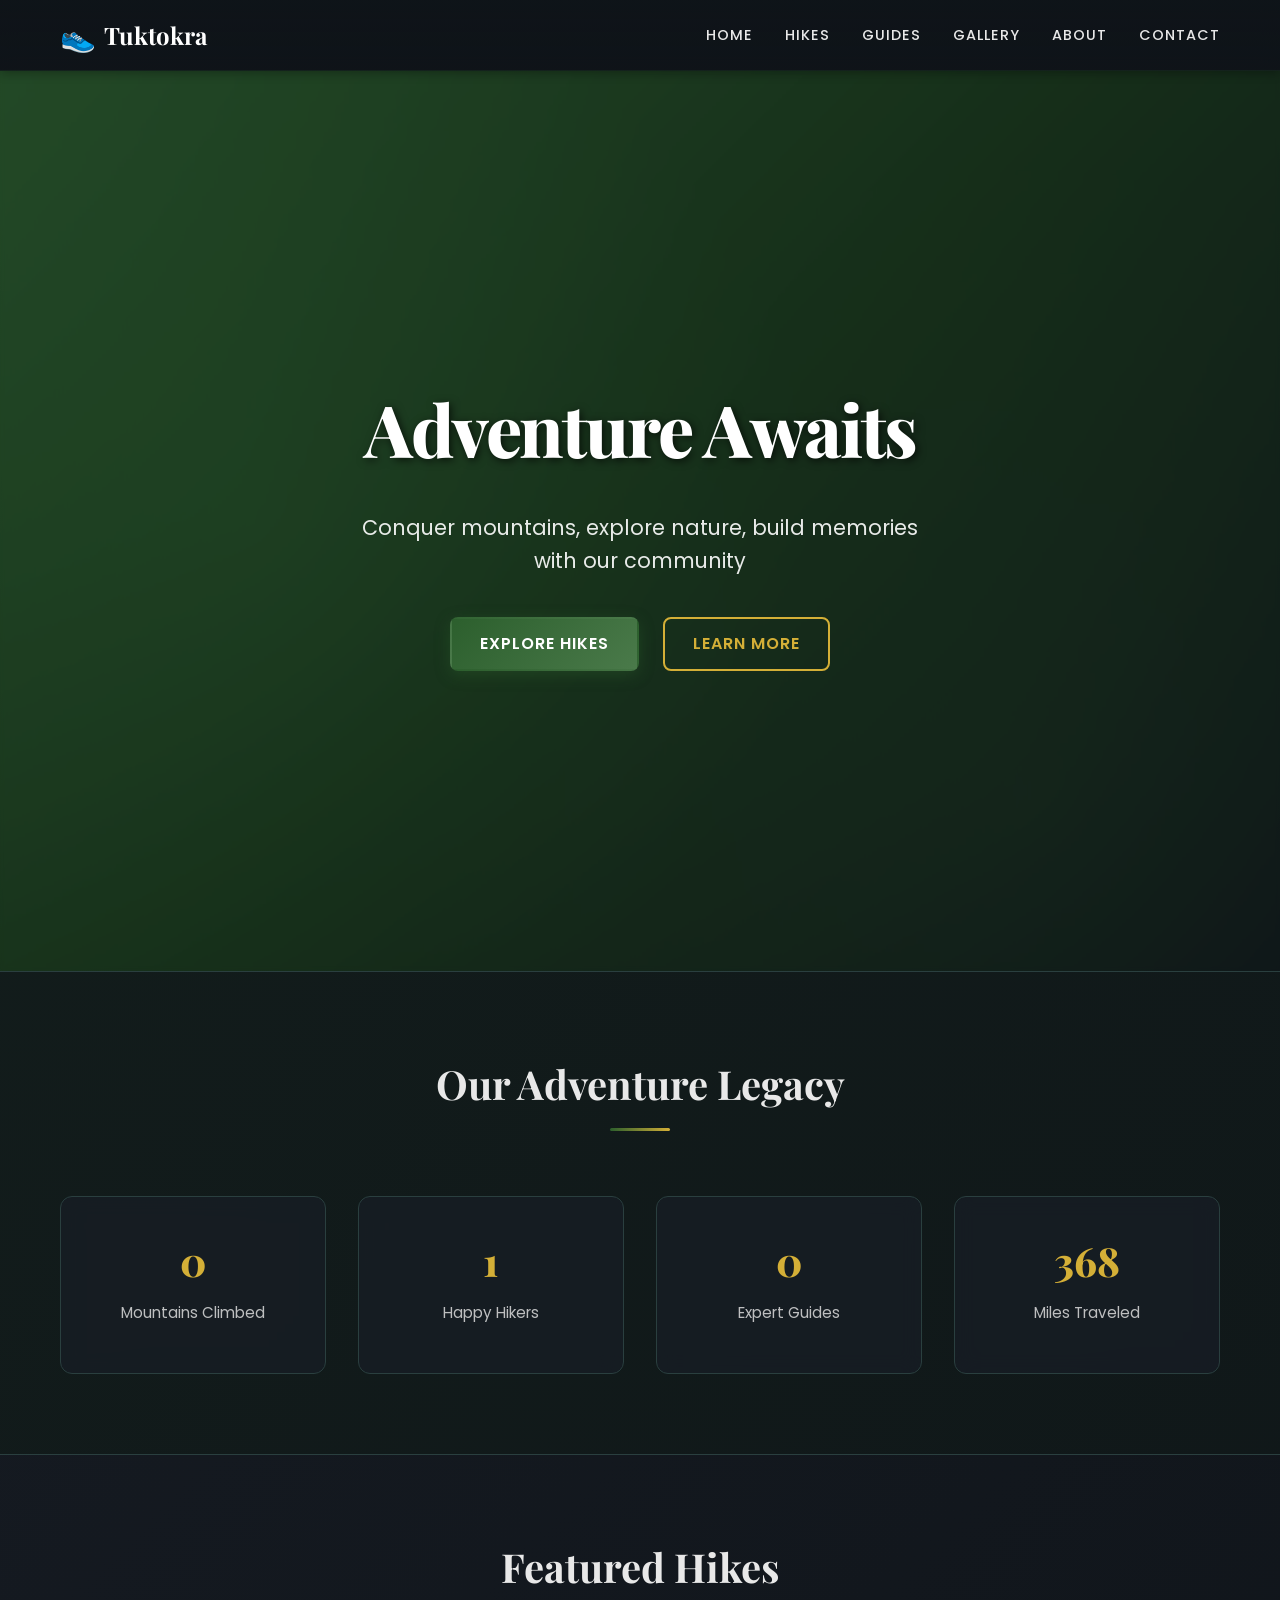
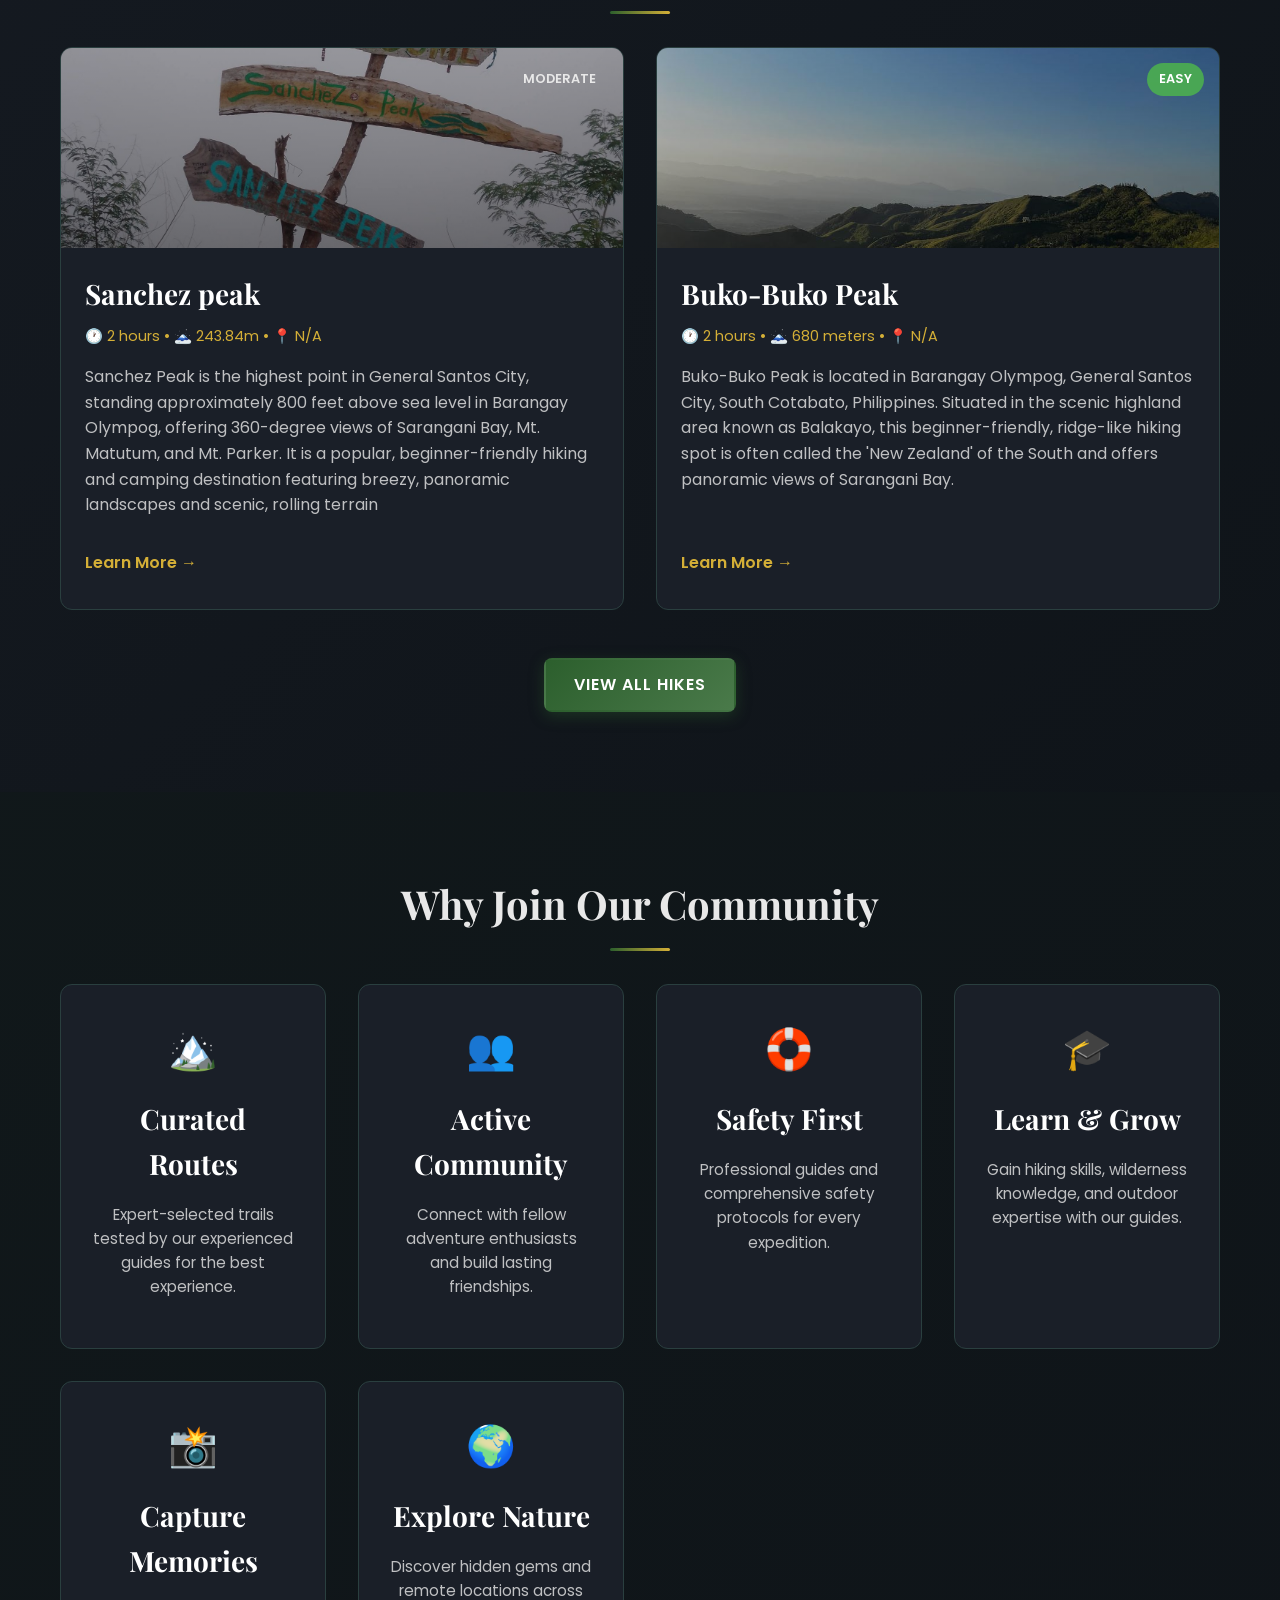
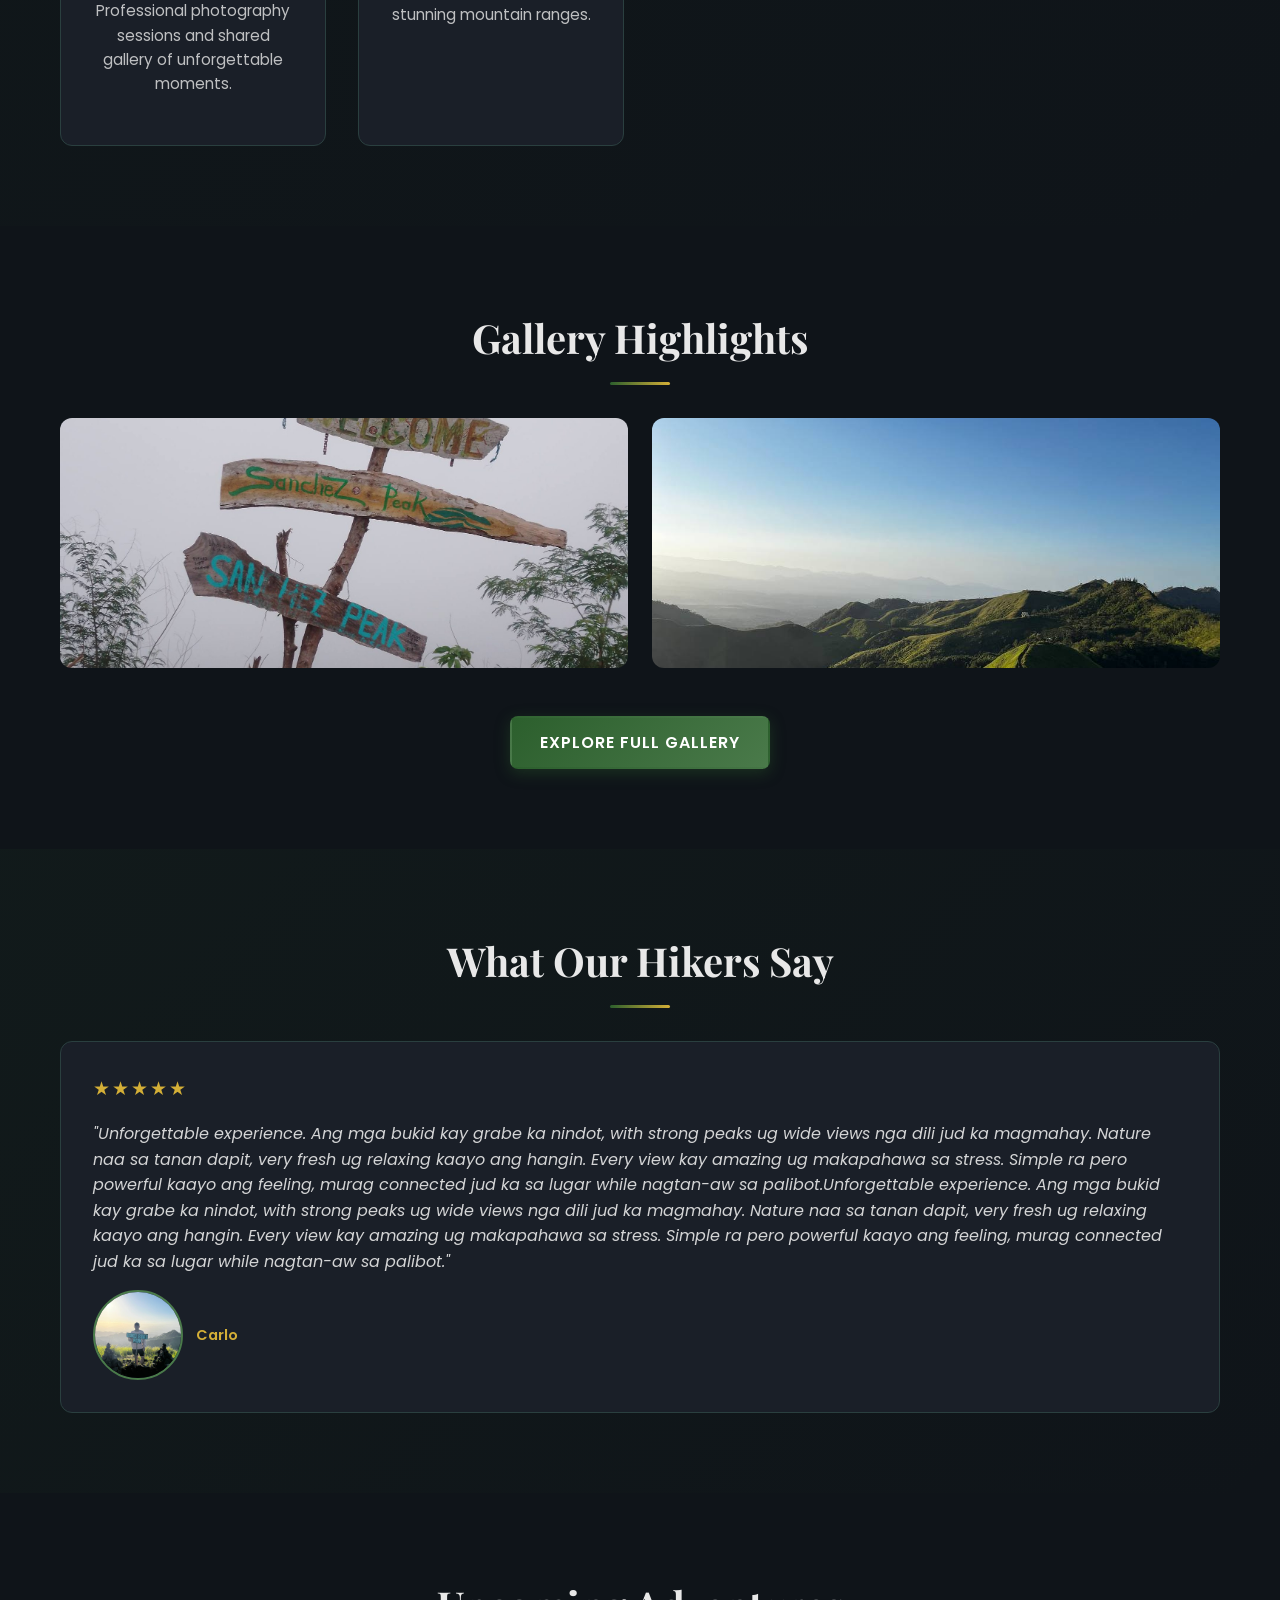
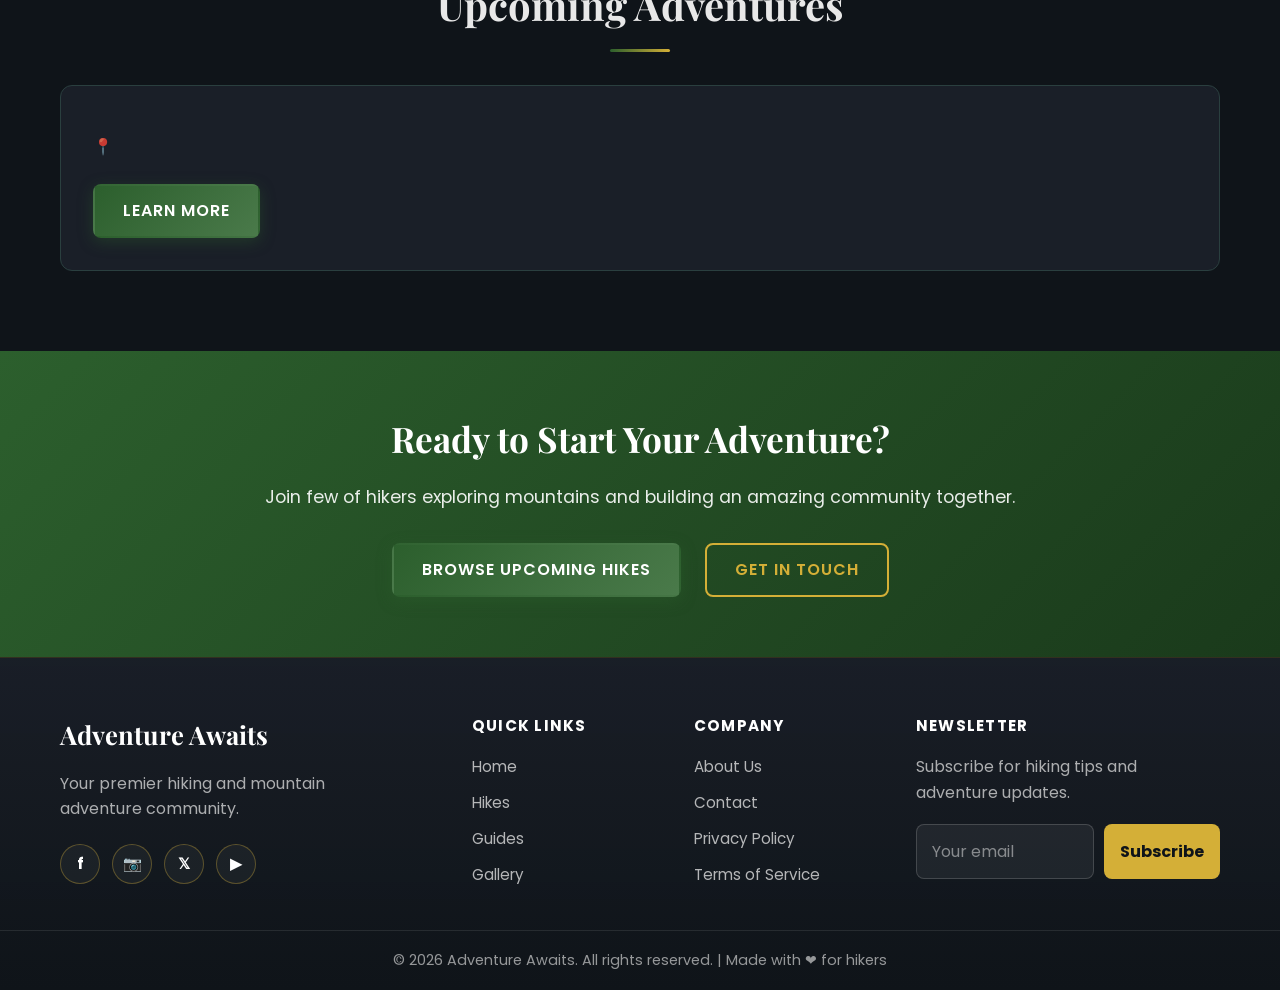
<file: index.html>
<!DOCTYPE html>
<html lang="en">
<head>
    <meta charset="UTF-8">
    <meta name="viewport" content="width=device-width, initial-scale=1.0">
    <meta name="description" content="Join our hiking community for unforgettable mountain adventures and outdoor experiences.">
    <meta name="keywords" content="hiking, adventure, mountains, trekking, outdoor community">
    <meta name="author" content="Hiking Community">
    <title>Adventure Awaits - Hiking & Mountain Community</title>
    
    <!-- CSS Files -->
    <link rel="stylesheet" href="css/style.css">
    <link rel="stylesheet" href="css/navbar.css">
    <link rel="stylesheet" href="css/animations.css">
    <link rel="stylesheet" href="css/responsive.css">
    
    <!-- Google Fonts -->
    <link rel="preconnect" href="https://fonts.googleapis.com">
    <link rel="preconnect" href="https://fonts.gstatic.com" crossorigin>
    <link href="https://fonts.googleapis.com/css2?family=Poppins:wght@300;400;600;700;800&family=Playfair+Display:wght@700;800&display=swap" rel="stylesheet">
</head>
<body>
    <!-- Navigation Bar -->
    <nav class="navbar">
        <div class="nav-container">
            <div class="nav-logo">
                <span class="logo-icon">👟</span>
                Tuktokra
            </div>
            <ul class="nav-menu" id="navMenu">
                <li><a href="index.html" class="nav-link active">Home</a></li>
                <li><a href="hikes.html" class="nav-link">Hikes</a></li>
                <li><a href="guides.html" class="nav-link">Guides</a></li>
                <li><a href="gallery.html" class="nav-link">Gallery</a></li>
                <li><a href="about.html" class="nav-link">About</a></li>
                <li><a href="contact.html" class="nav-link">Contact</a></li>
            </ul>
            <div class="hamburger" id="hamburger">
                <span></span>
                <span></span>
                <span></span>
            </div>
        </div>
    </nav>

    <!-- Hero Section -->
    <header class="hero">
        <div class="hero-content">
            <h1 class="hero-title">Adventure Awaits</h1>
            <p class="hero-subtitle">Conquer mountains, explore nature, build memories with our community</p>
            <div class="hero-buttons">
                <a href="hikes.html" class="btn btn-primary">Explore Hikes</a>
                <a href="about.html" class="btn btn-secondary">Learn More</a>
            </div>
        </div>
        <div class="hero-overlay"></div>
    </header>

    <!-- Featured Statistics -->
    <section class="stats-section">
        <div class="container">
            <h2 class="section-title">Our Adventure Legacy</h2>
            <div class="stats-grid">
                <div class="stat-card">
                    <h3 class="stat-number" data-key="mountainsClimbed">0</h3>
                    <p class="stat-label">Mountains Climbed</p>
                </div>
                <div class="stat-card">
                    <h3 class="stat-number" data-key="happyHikers">0</h3>
                    <p class="stat-label">Happy Hikers</p>
                </div>
                <div class="stat-card">
                    <h3 class="stat-number" data-key="expertGuides">0</h3>
                    <p class="stat-label">Expert Guides</p>
                </div>
                <div class="stat-card">
                    <h3 class="stat-number" data-key="milesTraveled">0</h3>
                    <p class="stat-label">Miles Traveled</p>
                </div>
            </div>
        </div>
    </section>

    <!-- Featured Hikes -->
    <section class="featured-hikes">
        <div class="container">
            <h2 class="section-title">Featured Hikes</h2>
            <div class="hikes-grid">
                <article class="hike-card">
                    <div class="hike-image" style="background: linear-gradient(135deg, #2c5f2d 0%, #1a3a1b 100%);">
                        <span class="difficulty-badge difficulty-easy">Easy</span>
                    </div>
                    <div class="hike-content">
                        <h3>Alpine Meadow Trail</h3>
                        <p class="hike-meta">🕐 4 hours • 🗻 1,850m • 📍 8km</p>
                        <p class="hike-description">Experience breathtaking meadows filled with wildflowers and panoramic mountain views.</p>
                        <a href="guides.html" class="btn-link">Learn More →</a>
                    </div>
                </article>

                <article class="hike-card">
                    <div class="hike-image" style="background: linear-gradient(135deg, #4a3728 0%, #2c1f1a 100%);">
                        <span class="difficulty-badge difficulty-medium">Moderate</span>
                    </div>
                    <div class="hike-content">
                        <h3>Rocky Peak Summit</h3>
                        <p class="hike-meta">🕐 6 hours • 🗻 2,450m • 📍 12km</p>
                        <p class="hike-description">Challenge yourself with stunning rocky terrain and rewarding summit views that span the horizon.</p>
                        <a href="guides.html" class="btn-link">Learn More →</a>
                    </div>
                </article>

                <article class="hike-card">
                    <div class="hike-image" style="background: linear-gradient(135deg, #1a3a3a 0%, #0f2626 100%);">
                        <span class="difficulty-badge difficulty-hard">Challenging</span>
                    </div>
                    <div class="hike-content">
                        <h3>Expedition Ridge</h3>
                        <p class="hike-meta">🕐 10 hours • 🗻 3,600m • 📍 18km</p>
                        <p class="hike-description">An expedition for the experienced hiker featuring alpine terrain, glacier views, and ultimate accomplishment.</p>
                        <a href="guides.html" class="btn-link">Learn More →</a>
                    </div>
                </article>
            </div>
            <div class="section-cta">
                <a href="hikes.html" class="btn btn-primary">View All Hikes</a>
            </div>
        </div>
    </section>

    <!-- Why Join Us -->
    <section class="why-section">
        <div class="container">
            <h2 class="section-title">Why Join Our Community</h2>
            <div class="reasons-grid">
                <div class="reason-card">
                    <div class="reason-icon">🏔️</div>
                    <h3>Curated Routes</h3>
                    <p>Expert-selected trails tested by our experienced guides for the best experience.</p>
                </div>
                <div class="reason-card">
                    <div class="reason-icon">👥</div>
                    <h3>Active Community</h3>
                    <p>Connect with fellow adventure enthusiasts and build lasting friendships.</p>
                </div>
                <div class="reason-card">
                    <div class="reason-icon">🛟</div>
                    <h3>Safety First</h3>
                    <p>Professional guides and comprehensive safety protocols for every expedition.</p>
                </div>
                <div class="reason-card">
                    <div class="reason-icon">🎓</div>
                    <h3>Learn & Grow</h3>
                    <p>Gain hiking skills, wilderness knowledge, and outdoor expertise with our guides.</p>
                </div>
                <div class="reason-card">
                    <div class="reason-icon">📸</div>
                    <h3>Capture Memories</h3>
                    <p>Professional photography sessions and shared gallery of unforgettable moments.</p>
                </div>
                <div class="reason-card">
                    <div class="reason-icon">🌍</div>
                    <h3>Explore Nature</h3>
                    <p>Discover hidden gems and remote locations across stunning mountain ranges.</p>
                </div>
            </div>
        </div>
    </section>

    <!-- Gallery Preview -->
    <section class="gallery-preview">
        <div class="container">
            <h2 class="section-title">Gallery Highlights</h2>
            <div class="gallery-grid">
                <!-- Gallery highlights are loaded from data.json by js/main.js -->
            </div>
            <div class="section-cta">
                <a href="gallery.html" class="btn btn-primary">Explore Full Gallery</a>
            </div>
        </div>
    </section>

    <!-- Testimonials -->
    <section class="testimonials">
        <div class="container">
            <h2 class="section-title">What Our Hikers Say</h2>
            <div class="testimonials-grid">
                <div class="testimonial-card">
                    <div class="stars">★★★★★</div>
                    <p class="testimonial-text">"This community transformed my love for hiking! The guides are knowledgeable and the experience is unforgettable."</p>
                    <p class="testimonial-author">- Sarah Johnson</p>
                </div>
                <div class="testimonial-card">
                    <div class="stars">★★★★★</div>
                    <p class="testimonial-text">"Best hiking adventure I've ever had. The organization, safety, and camaraderie made it truly special."</p>
                    <p class="testimonial-author">- Mike Chen</p>
                </div>
                <div class="testimonial-card">
                    <div class="stars">★★★★★</div>
                    <p class="testimonial-text">"I'm a beginner and felt completely supported throughout the journey. Highly recommend!"</p>
                    <p class="testimonial-author">- Emma Wilson</p>
                </div>
            </div>
        </div>
    </section>

    <!-- Upcoming Events Preview -->
    <section class="upcoming-section">
        <div class="container">
            <h2 class="section-title">Upcoming Adventures</h2>
            <div class="events-grid">
                <div class="event-card">
                    <div class="event-date">May 22</div>
                    <h3>Alpine Lake Trek</h3>
                    <p class="event-level">Beginner • 4 hours</p>
                    <p>Scenic alpine lake with clear waters and mountain reflections.</p>
                    <a href="hikes.html" class="btn-link">Join Now →</a>
                </div>
                <div class="event-card">
                    <div class="event-date">May 29</div>
                    <h3>Peak Challenge 2024</h3>
                    <p class="event-level">Advanced • 10 hours</p>
                    <p>Summit expedition for experienced hikers seeking ultimate challenges.</p>
                    <a href="hikes.html" class="btn-link">Join Now →</a>
                </div>
                <div class="event-card">
                    <div class="event-date">Jun 05</div>
                    <h3>Forest Wilderness Walk</h3>
                    <p class="event-level">Moderate • 6 hours</p>
                    <p>Immersive forest experience with wildlife observation opportunities.</p>
                    <a href="hikes.html" class="btn-link">Join Now →</a>
                </div>
            </div>
        </div>
    </section>

    <!-- Call to Action -->
    <section class="cta-section">
        <div class="container">
            <h2>Ready to Start Your Adventure?</h2>
            <p>Join few of hikers exploring mountains and building an amazing community together.</p>
            <div class="cta-buttons">
                <a href="hikes.html" class="btn btn-primary">Browse Upcoming Hikes</a>
                <a href="contact.html" class="btn btn-secondary">Get in Touch</a>
            </div>
        </div>
    </section>

    <!-- Footer -->
    <footer class="footer">
        <div class="footer-content">
            <div class="footer-section">
                <h3>Adventure Awaits</h3>
                <p>Your premier hiking and mountain adventure community.</p>
                <div class="social-links">
                    <a href="https://www.facebook.com/profile.php?id=61589735818797" aria-label="Facebook" target="_blank" rel="noopener noreferrer">f</a>
                    <a href="https://instagram.com/tuktokra" aria-label="Instagram" target="_blank" rel="noopener noreferrer">📷</a>
                    <a href="https://twitter.com/tuktokra" aria-label="Twitter" target="_blank" rel="noopener noreferrer">𝕏</a>
                    <a href="https://youtube.com/tuktokra" aria-label="YouTube" target="_blank" rel="noopener noreferrer">▶</a>
                </div>
            </div>
            <div class="footer-section">
                <h4>Quick Links</h4>
                <ul>
                    <li><a href="index.html">Home</a></li>
                    <li><a href="hikes.html">Hikes</a></li>
                    <li><a href="guides.html">Guides</a></li>
                    <li><a href="gallery.html">Gallery</a></li>
                </ul>
            </div>
            <div class="footer-section">
                <h4>Company</h4>
                <ul>
                    <li><a href="about.html">About Us</a></li>
                    <li><a href="contact.html">Contact</a></li>
                    <li><a href="#privacy">Privacy Policy</a></li>
                    <li><a href="#terms">Terms of Service</a></li>
                </ul>
            </div>
            <div class="footer-section">
                <h4>Newsletter</h4>
                <p>Subscribe for hiking tips and adventure updates.</p>
                <form class="newsletter-form" id="newsletterForm">
                    <input type="email" placeholder="Your email" required>
                    <button type="submit">Subscribe</button>
                </form>
            </div>
        </div>
        <div class="footer-bottom">
            <p>&copy; 2026 Adventure Awaits. All rights reserved. | Made with ❤ for hikers</p>
        </div>
    </footer>

    <!-- Back to Top Button -->
    <button class="back-to-top" id="backToTop" aria-label="Back to top">↑</button>

    <!-- JavaScript Files -->
    <script src="js/main.js"></script>
    <script src="js/navbar.js"></script>
    <script src="js/animations.js"></script>
</body>
</html>
</file>
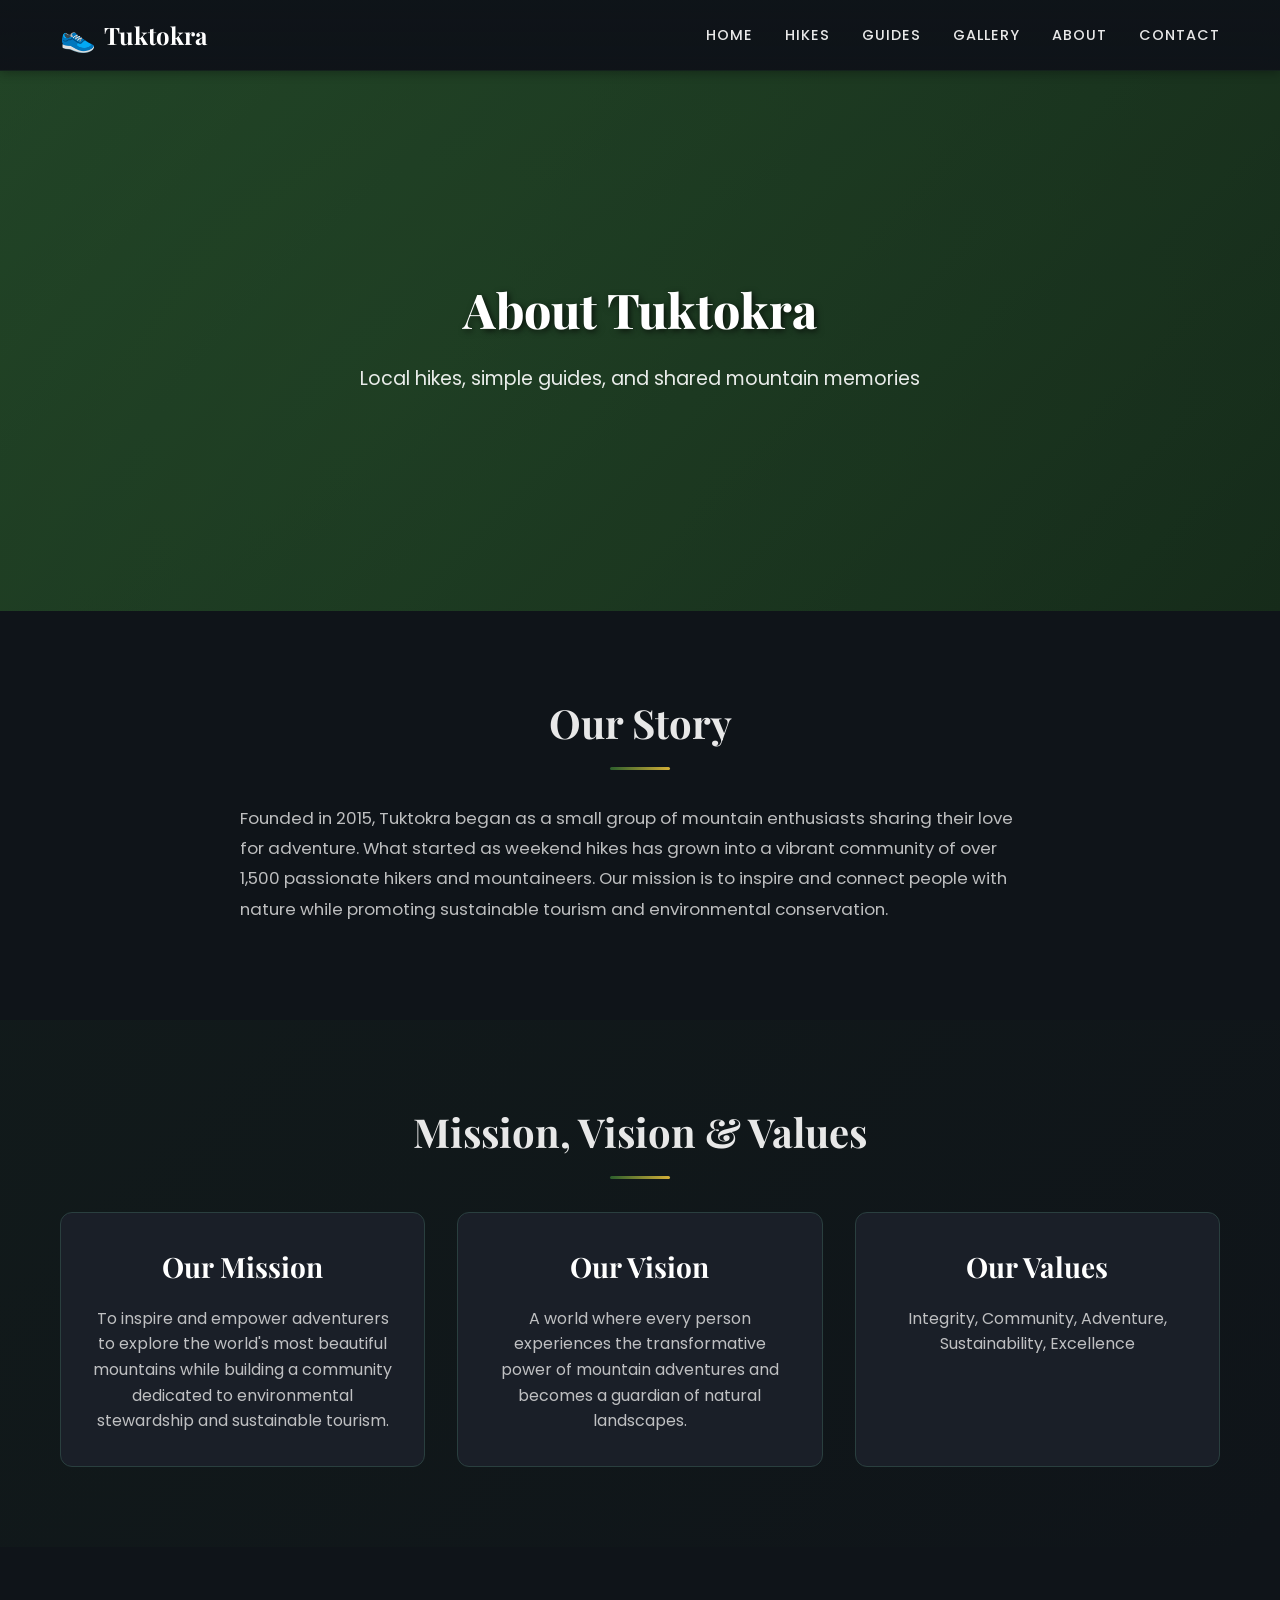
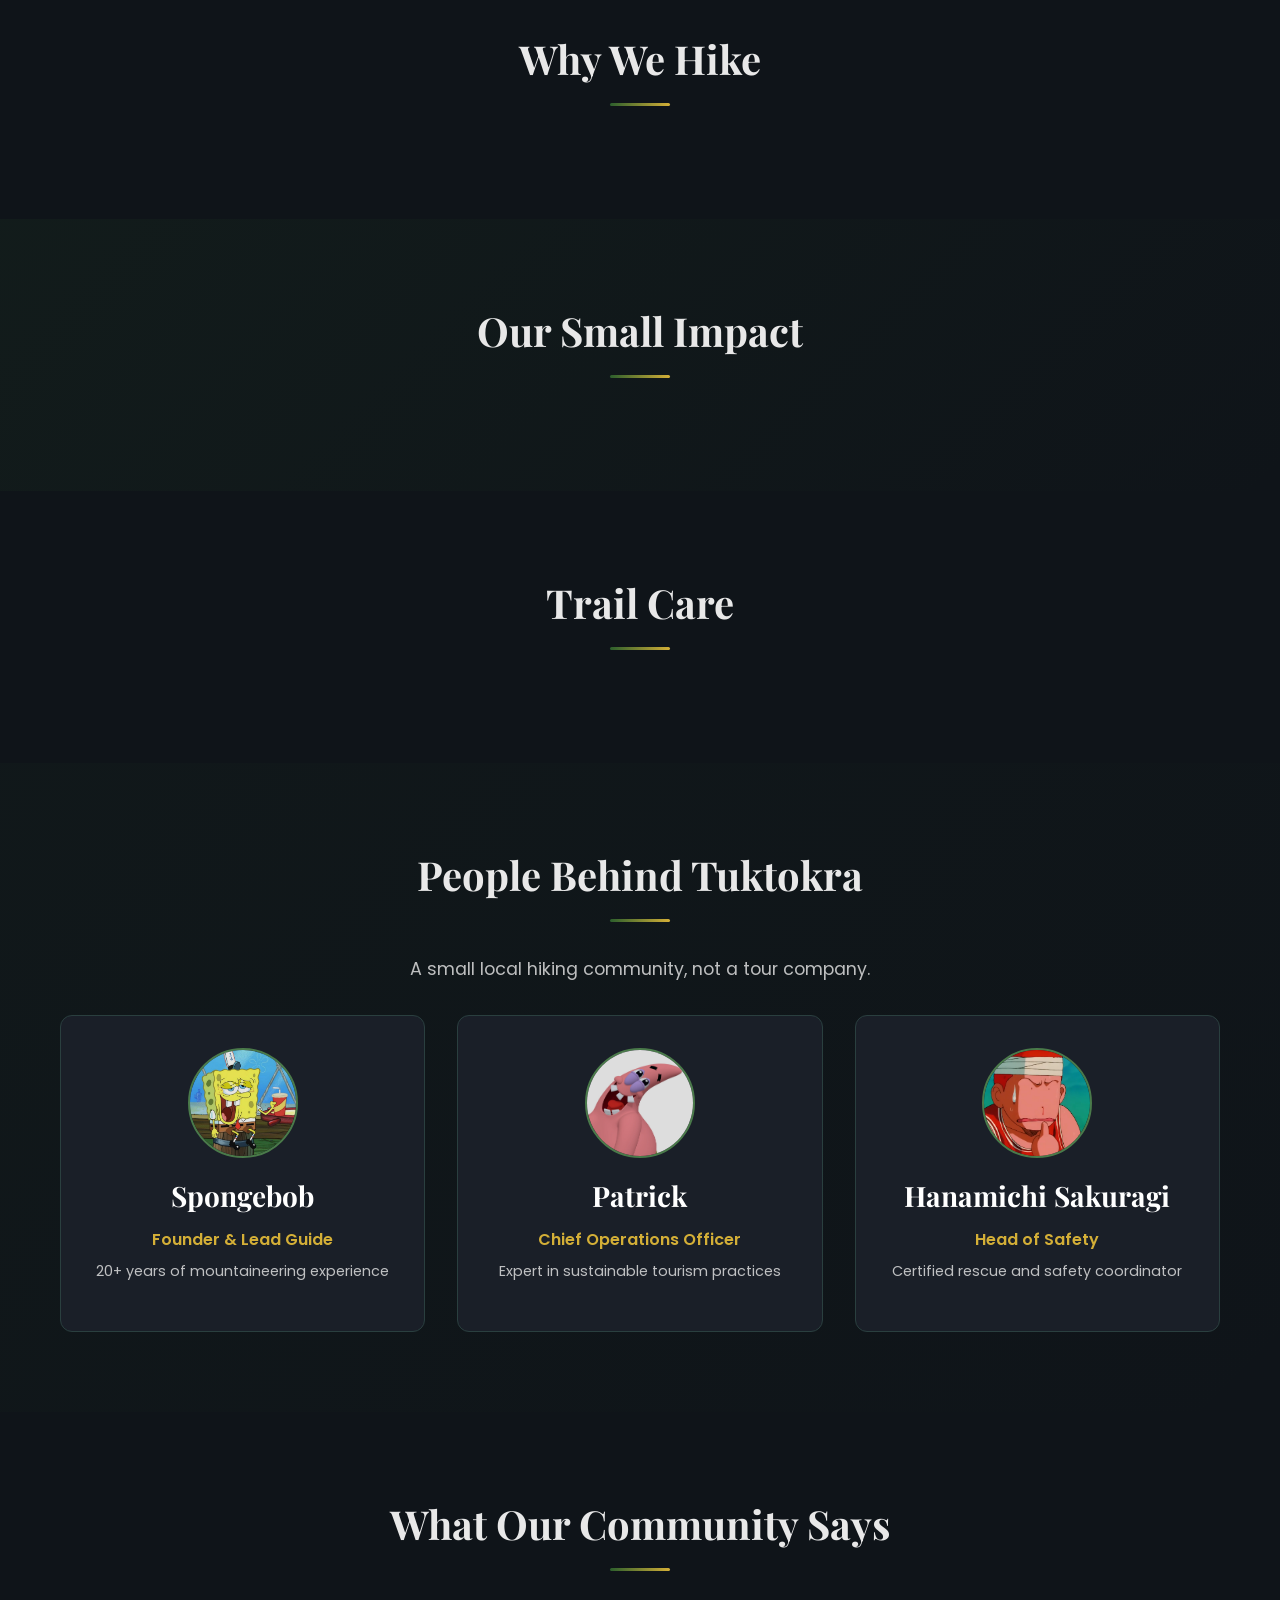
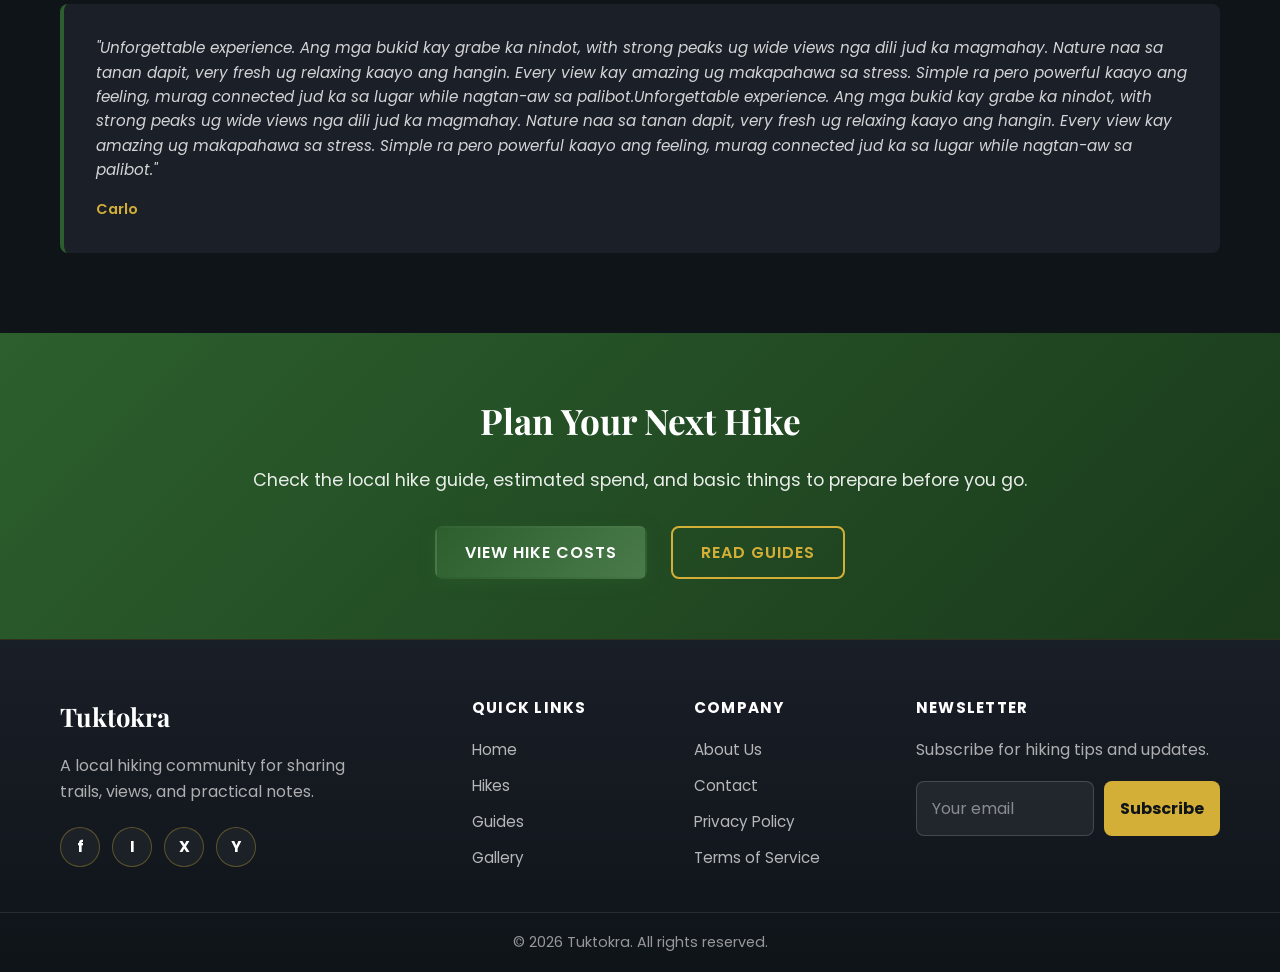
<file: about.html>
<!DOCTYPE html>
<html lang="en">
<head>
    <meta charset="UTF-8">
    <meta name="viewport" content="width=device-width, initial-scale=1.0">
    <meta name="description" content="Learn about Tuktokra, our hiking community, values, and love for local trails.">
    <meta name="keywords" content="about hiking community local trails tuktokra">
    <title>About - Tuktokra</title>

    <link rel="stylesheet" href="css/style.css">
    <link rel="stylesheet" href="css/navbar.css">
    <link rel="stylesheet" href="css/animations.css">
    <link rel="stylesheet" href="css/responsive.css">

    <link rel="preconnect" href="https://fonts.googleapis.com">
    <link rel="preconnect" href="https://fonts.gstatic.com" crossorigin>
    <link href="https://fonts.googleapis.com/css2?family=Poppins:wght@300;400;600;700;800&family=Playfair+Display:wght@700;800&display=swap" rel="stylesheet">
</head>
<body>
    <!-- Navigation Bar -->
    <nav class="navbar">
        <div class="nav-container">
            <div class="nav-logo">
                <span class="logo-icon">T</span>
                Tuktokra
            </div>
            <ul class="nav-menu" id="navMenu">
                <li><a href="index.html" class="nav-link">Home</a></li>
                <li><a href="hikes.html" class="nav-link">Hikes</a></li>
                <li><a href="guides.html" class="nav-link">Guides</a></li>
                <li><a href="gallery.html" class="nav-link">Gallery</a></li>
                <li><a href="about.html" class="nav-link active">About</a></li>
                <li><a href="contact.html" class="nav-link">Contact</a></li>
            </ul>
            <div class="hamburger" id="hamburger">
                <span></span>
                <span></span>
                <span></span>
            </div>
        </div>
    </nav>

    <!-- Page Header -->
    <header class="page-header">
        <div class="header-content">
            <h1>About Tuktokra</h1>
            <p>Local hikes, simple guides, and shared mountain memories</p>
        </div>
        <div class="header-overlay"></div>
    </header>

    <!-- Our Story Section -->
    <section class="about-story">
        <div class="container">
            <h2 class="section-title">Our Story</h2>
            <div class="story-content">
                <!-- Story content is loaded from data.json by js/main.js -->
            </div>
        </div>
    </section>

    <!-- Mission, Vision, Values -->
    <section class="about-mvv">
        <div class="container">
            <h2 class="section-title">Mission, Vision & Values</h2>
            <div class="mvv-grid">
                <!-- Mission, vision, and values are loaded from data.json by js/main.js -->
            </div>
        </div>
    </section>

    <!-- Why We Hike -->
    <section class="why-we-hike">
        <div class="container">
            <h2 class="section-title">Why We Hike</h2>
            <div class="reasons-flex">
                <!-- Hiking reasons are loaded from data.json by js/main.js -->
            </div>
        </div>
    </section>

    <!-- Our Impact -->
    <section class="impact-section">
        <div class="container">
            <h2 class="section-title">Our Small Impact</h2>
            <div class="impact-stats">
                <!-- Impact stats are loaded from data.json by js/main.js -->
            </div>
        </div>
    </section>

    <!-- Environmental Commitment -->
    <section class="environment-section">
        <div class="container">
            <h2 class="section-title">Trail Care</h2>
            <div class="environment-content">
                <!-- Environmental commitment is loaded from data.json by js/main.js -->
            </div>
        </div>
    </section>

    <!-- Meet Our Team -->
    <section class="guides-team">
        <div class="container">
            <h2 class="section-title">People Behind Tuktokra</h2>
            <p class="section-subtitle">A small local hiking community, not a tour company.</p>
            <div class="team-grid" data-source="json">

                <!-- <div class="team-member">
                    <img src="assets/images/me-pic.jpg" alt="Prince Carlo A. Monacillo" class="member-avatar">
                    <h3>Prince Carlo A. Monacillo</h3>
                    <p class="member-title">Local Hiker</p>
                    <p class="member-bio">Shares personal hiking experiences, photos, and simple trail notes.</p>
                </div>
                <div class="team-member">
                    <img src="assets/images/billy.jpg" alt="Billy" class="member-avatar">
                    <h3>Billy</h3>
                    <p class="member-title">Community Member</p>
                    <p class="member-bio">Enjoys local mountain views and beginner-friendly hiking experiences.</p>
                </div> -->
            </div>
        </div>
    </section>

    <!-- Community Testimonial -->
    <section class="community-testimonial">
        <div class="container">
            <h2 class="section-title">What Our Community Says</h2>
            <div class="testimonials-showcase">
                <!-- Community quotes are loaded from data.json by js/main.js -->
            </div>
        </div>
    </section>

    <!-- Call to Action -->
    <section class="cta-section">
        <div class="container">
            <h2>Plan Your Next Hike</h2>
            <p>Check the local hike guide, estimated spend, and basic things to prepare before you go.</p>
            <div class="cta-buttons">
                <a href="hikes.html" class="btn btn-primary">View Hike Costs</a>
                <a href="guides.html" class="btn btn-secondary">Read Guides</a>
            </div>
        </div>
    </section>

    <!-- Footer -->
    <footer class="footer">
        <div class="footer-content">
            <div class="footer-section">
                <h3>Tuktokra</h3>
                <p>A local hiking community for sharing trails, views, and practical notes.</p>
                <div class="social-links">
                    <a href="#" aria-label="Facebook">f</a>
                    <a href="#" aria-label="Instagram">I</a>
                    <a href="#" aria-label="Twitter">X</a>
                    <a href="#" aria-label="YouTube">Y</a>
                </div>
            </div>
            <div class="footer-section">
                <h4>Quick Links</h4>
                <ul>
                    <li><a href="index.html">Home</a></li>
                    <li><a href="hikes.html">Hikes</a></li>
                    <li><a href="guides.html">Guides</a></li>
                    <li><a href="gallery.html">Gallery</a></li>
                </ul>
            </div>
            <div class="footer-section">
                <h4>Company</h4>
                <ul>
                    <li><a href="about.html">About Us</a></li>
                    <li><a href="contact.html">Contact</a></li>
                    <li><a href="#privacy">Privacy Policy</a></li>
                    <li><a href="#terms">Terms of Service</a></li>
                </ul>
            </div>
            <div class="footer-section">
                <h4>Newsletter</h4>
                <p>Subscribe for hiking tips and updates.</p>
                <form class="newsletter-form" id="newsletterForm">
                    <input type="email" placeholder="Your email" required>
                    <button type="submit">Subscribe</button>
                </form>
            </div>
        </div>
        <div class="footer-bottom">
            <p>&copy; 2026 Tuktokra. All rights reserved.</p>
        </div>
    </footer>

    <!-- Back to Top Button -->
    <button class="back-to-top" id="backToTop" aria-label="Back to top">↑</button>

    <script src="js/main.js"></script>
    <script src="js/navbar.js"></script>
    <script src="js/animations.js"></script>
</body>
</html>
</file>
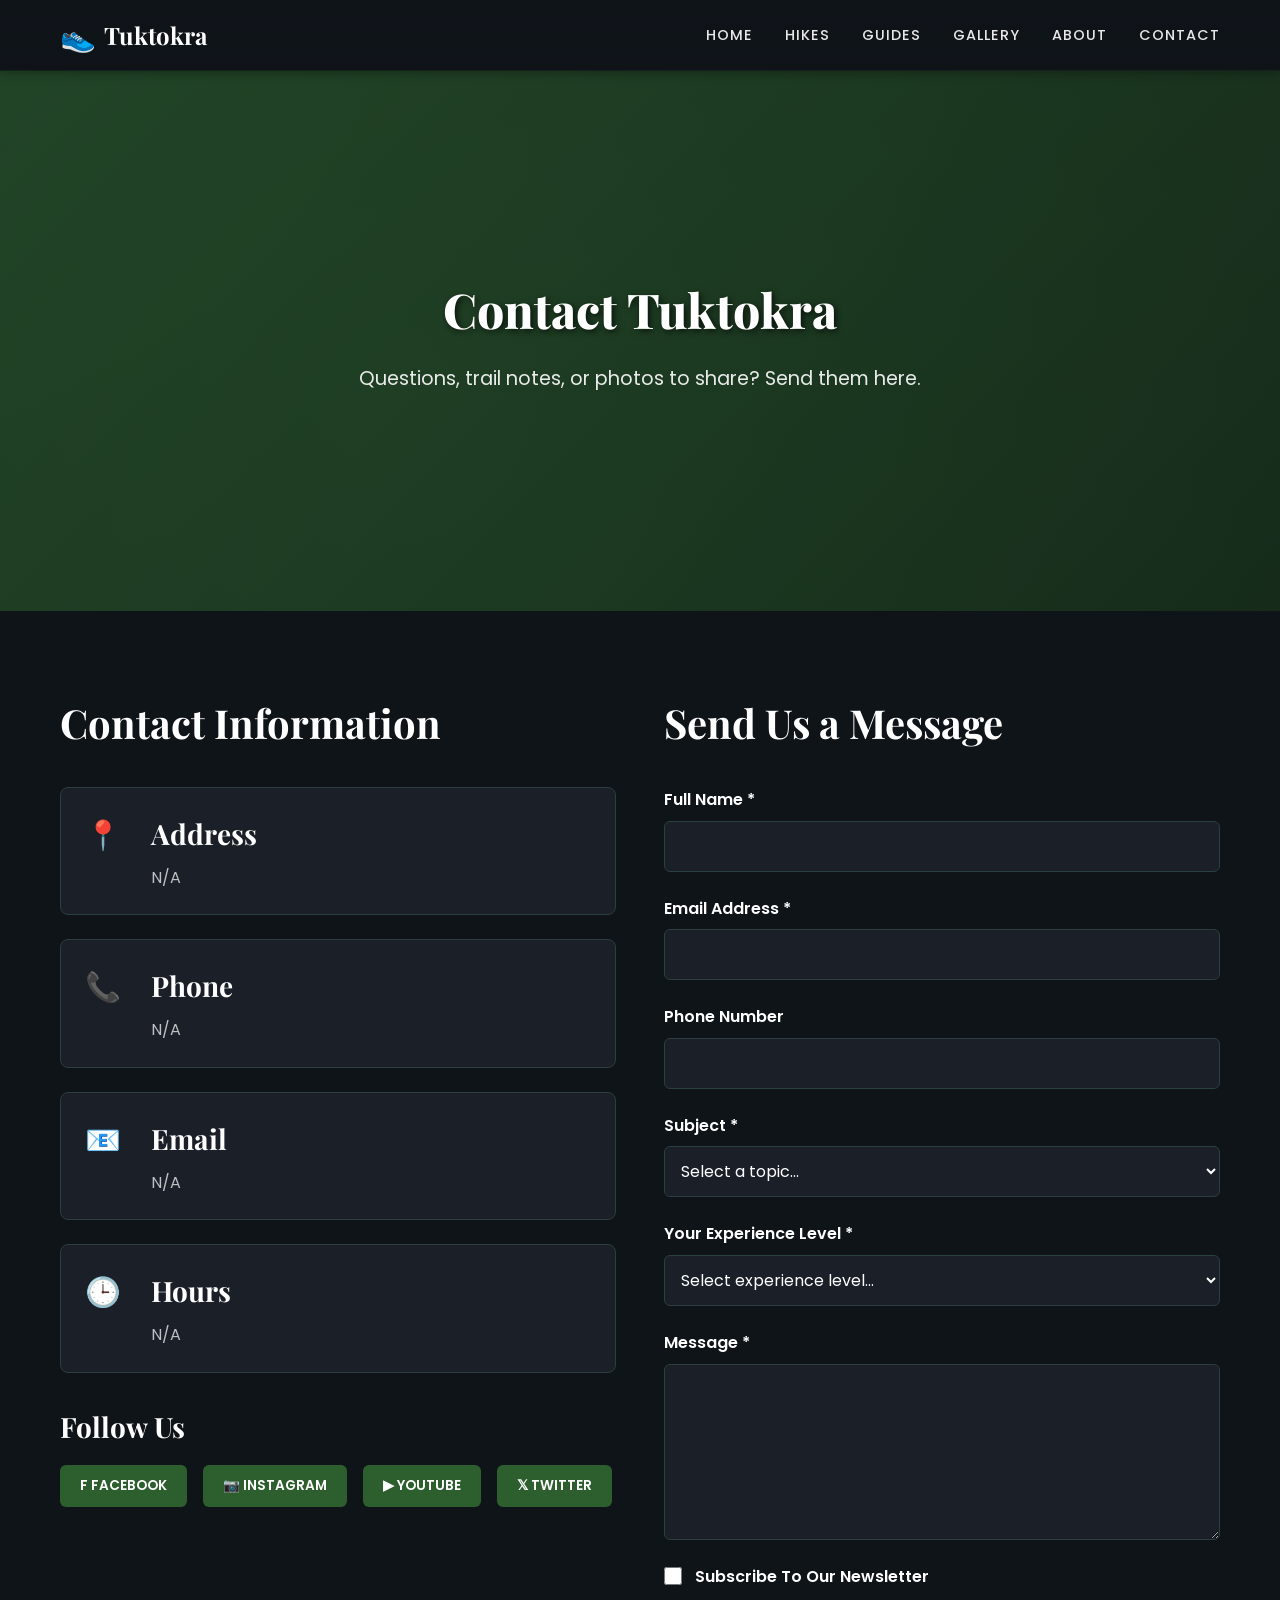
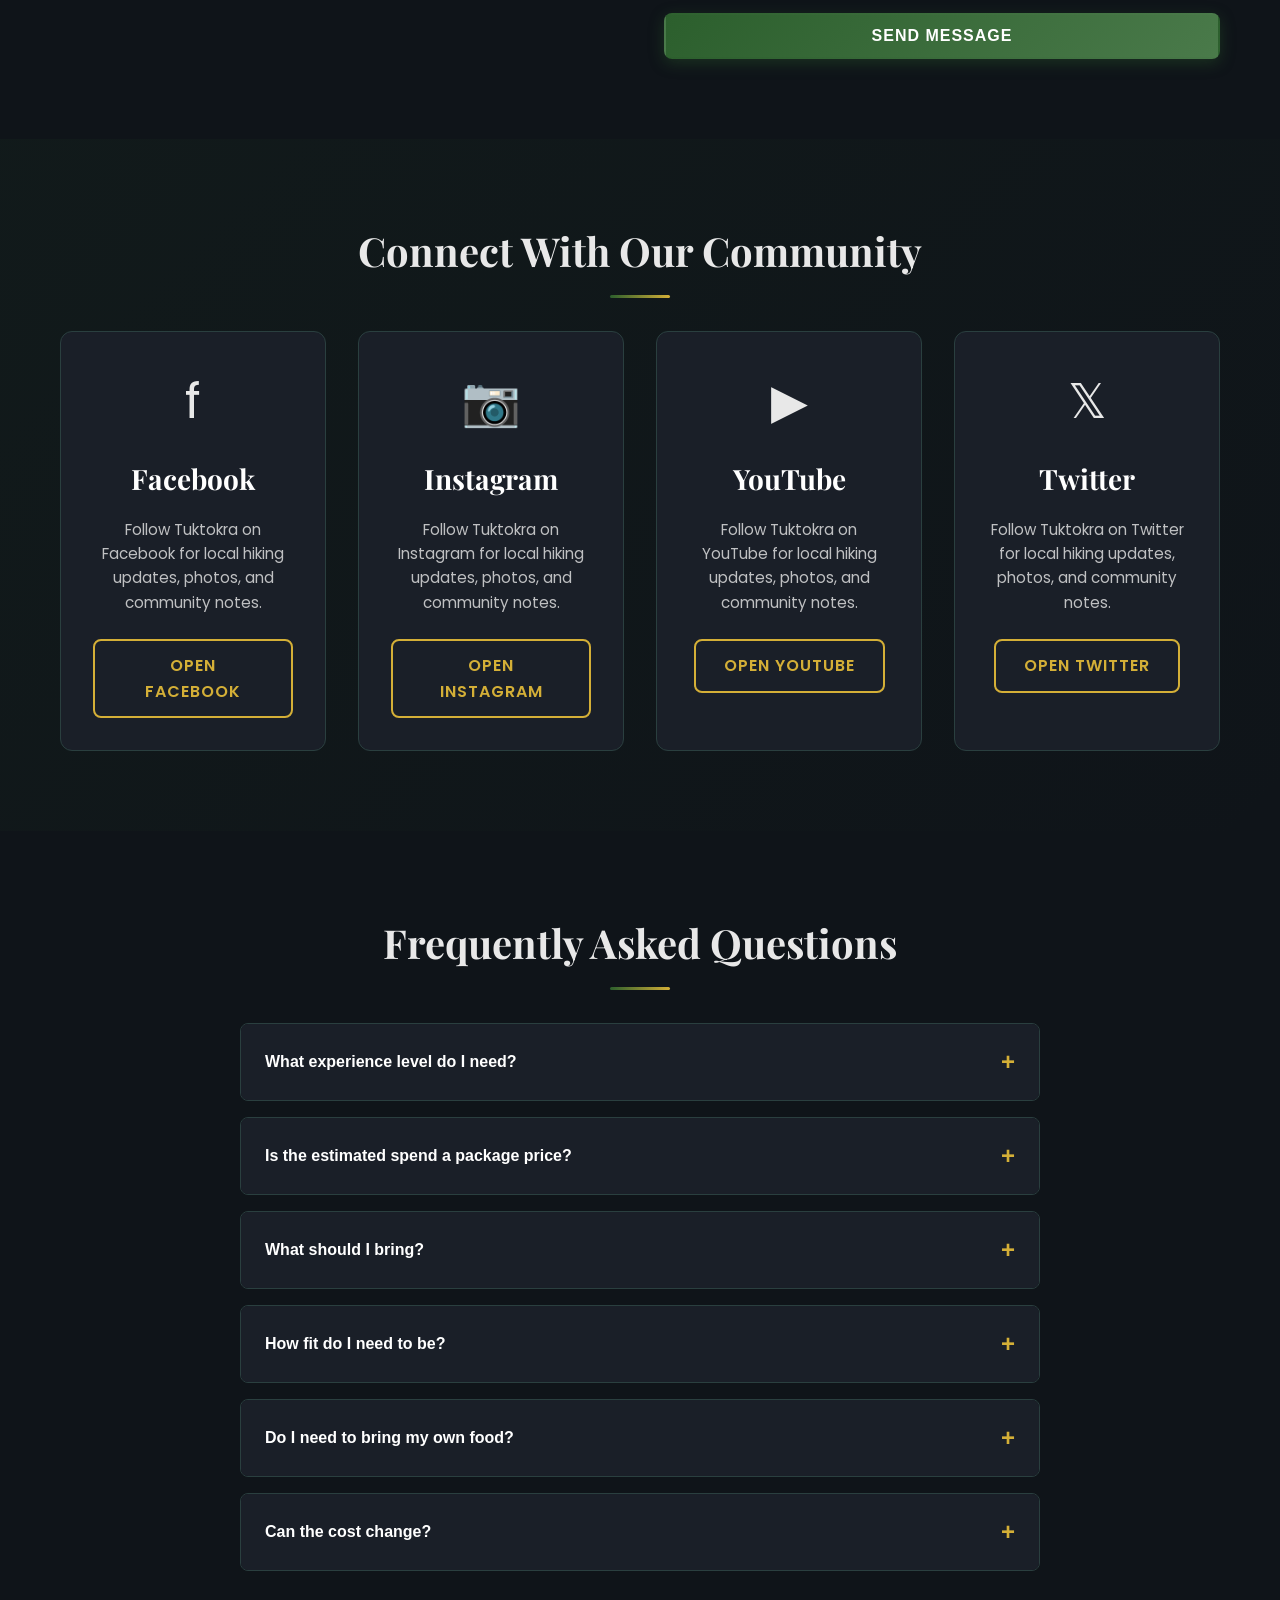
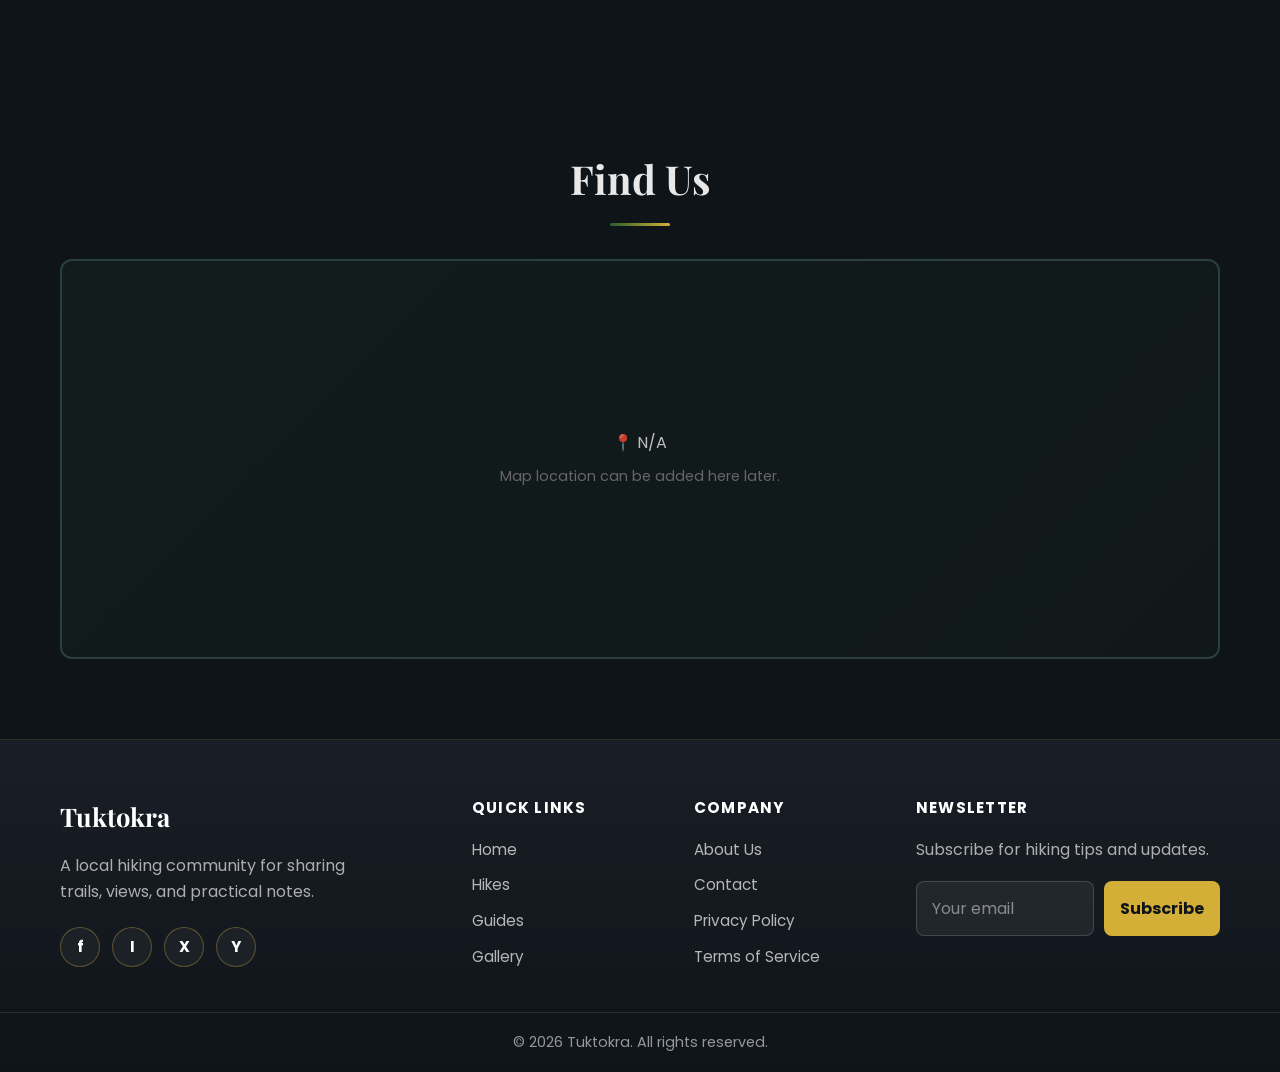
<file: contact.html>
<!DOCTYPE html>
<html lang="en">
<head>
    <meta charset="UTF-8">
    <meta name="viewport" content="width=device-width, initial-scale=1.0">
    <meta name="description" content="Contact Tuktokra for local hiking questions, photo sharing, and community notes.">
    <meta name="keywords" content="contact tuktokra hiking community local trails">
    <title>Contact - Tuktokra</title>

    <link rel="stylesheet" href="css/style.css">
    <link rel="stylesheet" href="css/navbar.css">
    <link rel="stylesheet" href="css/animations.css">
    <link rel="stylesheet" href="css/responsive.css">

    <link rel="preconnect" href="https://fonts.googleapis.com">
    <link rel="preconnect" href="https://fonts.gstatic.com" crossorigin>
    <link href="https://fonts.googleapis.com/css2?family=Poppins:wght@300;400;600;700;800&family=Playfair+Display:wght@700;800&display=swap" rel="stylesheet">
</head>
<body>
    <!-- Navigation Bar -->
    <nav class="navbar">
        <div class="nav-container">
            <div class="nav-logo">
                <span class="logo-icon">T</span>
                Tuktokra
            </div>
            <ul class="nav-menu" id="navMenu">
                <li><a href="index.html" class="nav-link">Home</a></li>
                <li><a href="hikes.html" class="nav-link">Hikes</a></li>
                <li><a href="guides.html" class="nav-link">Guides</a></li>
                <li><a href="gallery.html" class="nav-link">Gallery</a></li>
                <li><a href="about.html" class="nav-link">About</a></li>
                <li><a href="contact.html" class="nav-link active">Contact</a></li>
            </ul>
            <div class="hamburger" id="hamburger">
                <span></span>
                <span></span>
                <span></span>
            </div>
        </div>
    </nav>

    <!-- Page Header -->
    <header class="page-header">
        <div class="header-content">
            <h1>Contact Tuktokra</h1>
            <p>Questions, trail notes, or photos to share? Send them here.</p>
        </div>
        <div class="header-overlay"></div>
    </header>

    <!-- Contact Section -->
    <section class="contact-section">
        <div class="container">
            <div class="contact-wrapper">
                <!-- Contact Info -->
                <div class="contact-info">
                    <h2>Contact Information</h2>
                    <div class="contact-info-grid">
                        <!-- Contact information is loaded from data.json by js/main.js -->
                    </div>

                    <h3 class="social-heading">Follow Us</h3>
                    <div class="social-links-contact">
                        <!-- Social links are loaded from data.json by js/main.js -->
                    </div>
                </div>

                <!-- Contact Form -->
                <div class="contact-form-wrapper">
                    <h2>Send Us a Message</h2>
                    <form class="contact-form" id="contactForm">
                        <div class="form-group">
                            <label for="name" data-label-key="name">Full Name *</label>
                            <input type="text" id="name" name="name" required>
                        </div>

                        <div class="form-group">
                            <label for="email" data-label-key="email">Email Address *</label>
                            <input type="email" id="email" name="email" required>
                        </div>

                        <div class="form-group">
                            <label for="phone" data-label-key="phone">Phone Number</label>
                            <input type="tel" id="phone" name="phone">
                        </div>

                        <div class="form-group">
                            <label for="subject" data-label-key="subject">Subject *</label>
                            <select id="subject" name="subject" required>
                                <option value="">Select a topic...</option>
                                <option value="cost">Hike cost estimate question</option>
                                <option value="guides">Questions about guides</option>
                                <option value="gallery">Share gallery photos</option>
                                <option value="feedback">Feedback</option>
                                <option value="other">Other</option>
                            </select>
                        </div>

                        <div class="form-group">
                            <label for="experience" data-label-key="experience">Hiking Experience *</label>
                            <select id="experience" name="experience" required>
                                <option value="">Select experience level...</option>
                                <option value="beginner">Beginner</option>
                                <option value="intermediate">Intermediate</option>
                                <option value="advanced">Advanced</option>
                                <option value="expert">Expert/Professional</option>
                            </select>
                        </div>

                        <div class="form-group">
                            <label for="message" data-label-key="message">Message *</label>
                            <textarea id="message" name="message" rows="6" required></textarea>
                        </div>

                        <div class="form-group checkbox">
                            <input type="checkbox" id="newsletter" name="newsletter">
                            <label for="newsletter" data-label-key="subscribe">Subscribe to our newsletter for hiking tips and updates</label>
                        </div>

                        <button type="submit" class="btn btn-primary">Send Message</button>
                    </form>
                    <div class="form-status" id="formStatus"></div>
                </div>
            </div>
        </div>
    </section>

    <!-- Social Section -->
    <section class="social-section">
        <div class="container">
            <h2 class="section-title">Connect With Our Community</h2>
            <div class="social-platforms">
                <!-- Social platforms are loaded from data.json by js/main.js -->
            </div>
        </div>
    </section>

    <!-- FAQ Section -->
    <section class="faq-contact">
        <div class="container">
            <h2 class="section-title">Frequently Asked Questions</h2>
            <div class="faq-list">
                <!-- FAQs are loaded from data.json by js/main.js -->
            </div>
        </div>
    </section>

    <!-- Map Section -->
    <section class="map-section">
        <div class="container">
            <h2 class="section-title">Find Us</h2>
            <div class="map-placeholder">
                <!-- Map text is loaded from data.json by js/main.js -->
            </div>
        </div>
    </section>

    <!-- Footer -->
    <footer class="footer">
        <div class="footer-content">
            <div class="footer-section">
                <h3>Tuktokra</h3>
                <p>A local hiking community for sharing trails, views, and practical notes.</p>
                <div class="social-links">
                    <a href="#" aria-label="Facebook">f</a>
                    <a href="#" aria-label="Instagram">I</a>
                    <a href="#" aria-label="Twitter">X</a>
                    <a href="#" aria-label="YouTube">Y</a>
                </div>
            </div>
            <div class="footer-section">
                <h4>Quick Links</h4>
                <ul>
                    <li><a href="index.html">Home</a></li>
                    <li><a href="hikes.html">Hikes</a></li>
                    <li><a href="guides.html">Guides</a></li>
                    <li><a href="gallery.html">Gallery</a></li>
                </ul>
            </div>
            <div class="footer-section">
                <h4>Company</h4>
                <ul>
                    <li><a href="about.html">About Us</a></li>
                    <li><a href="contact.html">Contact</a></li>
                    <li><a href="#privacy">Privacy Policy</a></li>
                    <li><a href="#terms">Terms of Service</a></li>
                </ul>
            </div>
            <div class="footer-section">
                <h4>Newsletter</h4>
                <p>Subscribe for hiking tips and updates.</p>
                <form class="newsletter-form" id="newsletterForm">
                    <input type="email" placeholder="Your email" required>
                    <button type="submit">Subscribe</button>
                </form>
            </div>
        </div>
        <div class="footer-bottom">
            <p>&copy; 2026 Tuktokra. All rights reserved.</p>
        </div>
    </footer>

    <!-- Back to Top Button -->
    <button class="back-to-top" id="backToTop" aria-label="Back to top">↑</button>

    <script src="js/main.js"></script>
    <script src="js/navbar.js"></script>
    <script src="js/animations.js"></script>
</body>
</html>
</file>
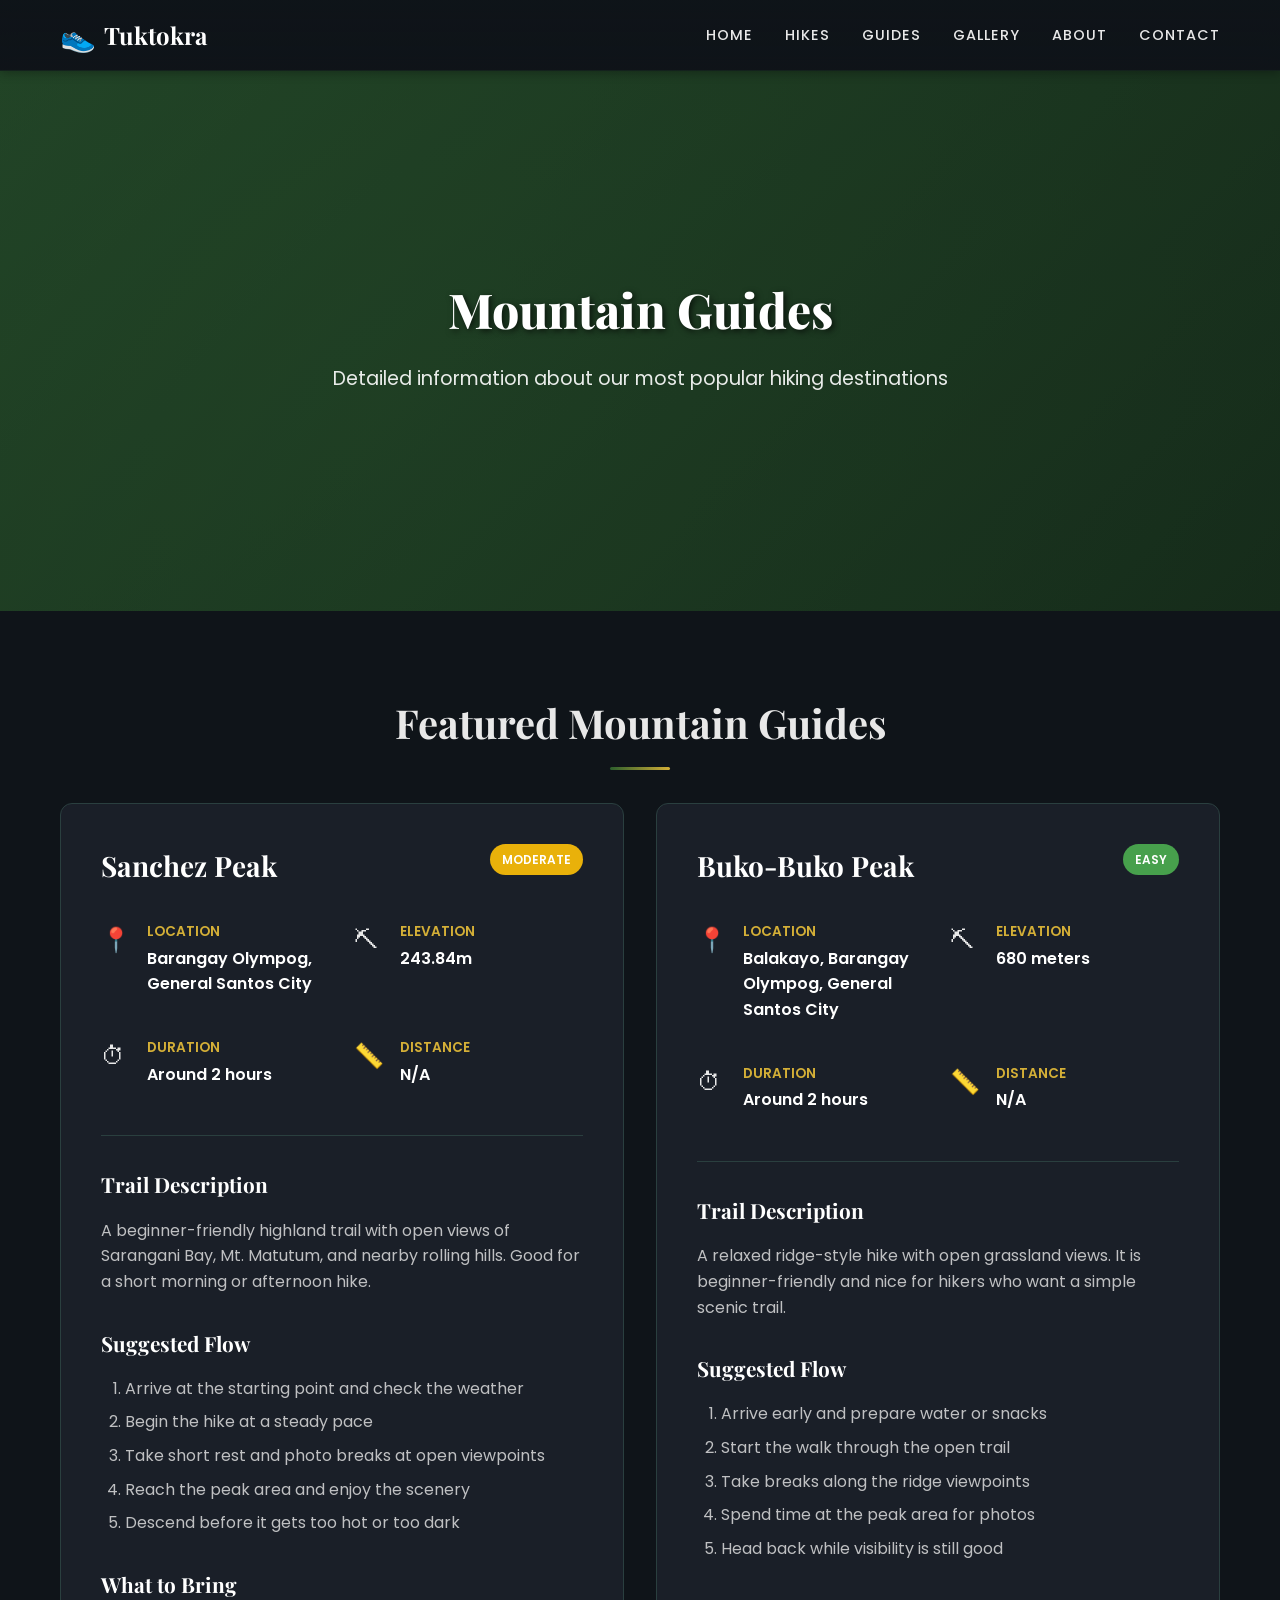
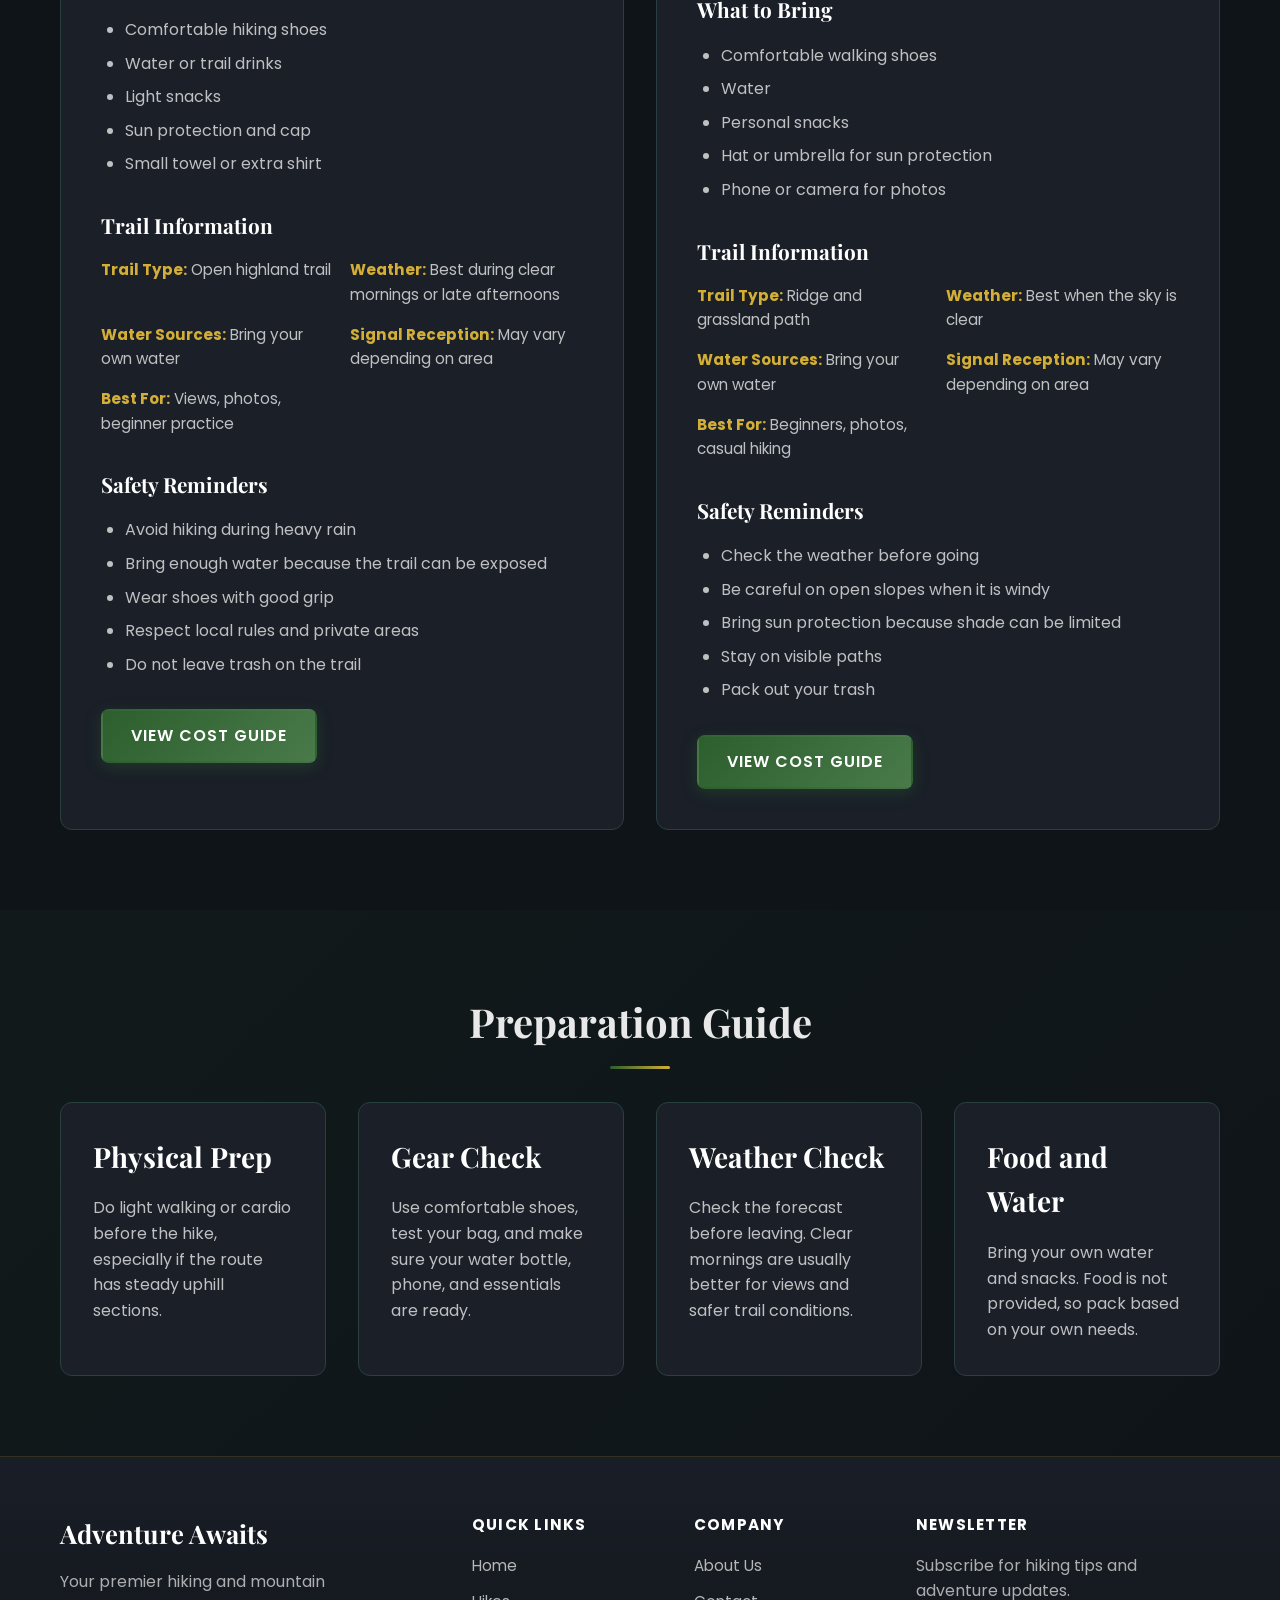
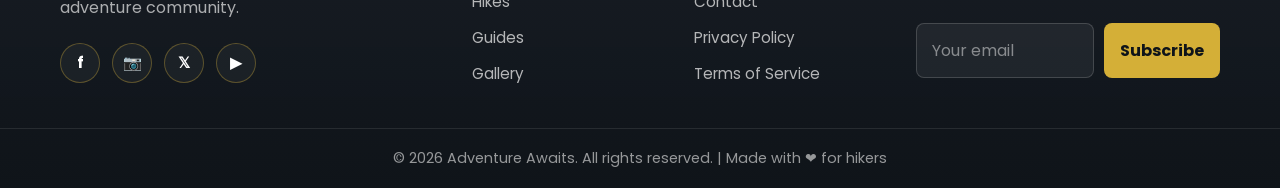
<file: guides.html>
<!DOCTYPE html>
<html lang="en">
<head>
    <meta charset="UTF-8">
    <meta name="viewport" content="width=device-width, initial-scale=1.0">
    <meta name="description" content="Detailed mountain guides with comprehensive information about trails, difficulty levels, and hiking tips.">
    <meta name="keywords" content="mountain guides hiking trails difficulty elevation">
    <title>Mountain Guides - Adventure Awaits</title>
    
    <link rel="stylesheet" href="css/style.css">
    <link rel="stylesheet" href="css/navbar.css">
    <link rel="stylesheet" href="css/animations.css">
    <link rel="stylesheet" href="css/responsive.css">
    
    <link rel="preconnect" href="https://fonts.googleapis.com">
    <link rel="preconnect" href="https://fonts.gstatic.com" crossorigin>
    <link href="https://fonts.googleapis.com/css2?family=Poppins:wght@300;400;600;700;800&family=Playfair+Display:wght@700;800&display=swap" rel="stylesheet">
</head>
<body>
    <!-- Navigation Bar -->
    <nav class="navbar">
        <div class="nav-container">
            <div class="nav-logo">
                <span class="logo-icon">⛏</span>
                Adventure Awaits
            </div>
            <ul class="nav-menu" id="navMenu">
                <li><a href="index.html" class="nav-link">Home</a></li>
                <li><a href="hikes.html" class="nav-link">Hikes</a></li>
                <li><a href="guides.html" class="nav-link active">Guides</a></li>
                <li><a href="gallery.html" class="nav-link">Gallery</a></li>
                <li><a href="about.html" class="nav-link">About</a></li>
                <li><a href="contact.html" class="nav-link">Contact</a></li>
            </ul>
            <div class="hamburger" id="hamburger">
                <span></span>
                <span></span>
                <span></span>
            </div>
        </div>
    </nav>

    <!-- Page Header -->
    <header class="page-header">
        <div class="header-content">
            <h1>Mountain Guides</h1>
            <p>Detailed information about our most popular hiking destinations</p>
        </div>
        <div class="header-overlay"></div>
    </header>

    <!-- Guides Section -->
    <section class="guides-section">
        <div class="container">
            <h2 class="section-title">Featured Mountain Guides</h2>
            
            <div class="guides-grid guides-container">
                <!-- Guides are loaded from data.json by js/main.js -->
            </div>
        </div>
    </section>

    <!-- Preparation Tips -->
    <section class="tips-section">
        <div class="container">
            <h2 class="section-title">Preparation Guide</h2>
            <div class="tips-grid">
                <!-- Preparation tips are loaded from data.json by js/main.js -->
            </div>
        </div>
    </section>

    <!-- Footer -->
    <footer class="footer">
        <div class="footer-content">
            <div class="footer-section">
                <h3>Adventure Awaits</h3>
                <p>Your premier hiking and mountain adventure community.</p>
                <div class="social-links">
                    <a href="#" aria-label="Facebook">f</a>
                    <a href="#" aria-label="Instagram">📷</a>
                    <a href="#" aria-label="Twitter">𝕏</a>
                    <a href="#" aria-label="YouTube">▶</a>
                </div>
            </div>
            <div class="footer-section">
                <h4>Quick Links</h4>
                <ul>
                    <li><a href="index.html">Home</a></li>
                    <li><a href="hikes.html">Hikes</a></li>
                    <li><a href="guides.html">Guides</a></li>
                    <li><a href="gallery.html">Gallery</a></li>
                </ul>
            </div>
            <div class="footer-section">
                <h4>Company</h4>
                <ul>
                    <li><a href="about.html">About Us</a></li>
                    <li><a href="contact.html">Contact</a></li>
                    <li><a href="#privacy">Privacy Policy</a></li>
                    <li><a href="#terms">Terms of Service</a></li>
                </ul>
            </div>
            <div class="footer-section">
                <h4>Newsletter</h4>
                <p>Subscribe for hiking tips and adventure updates.</p>
                <form class="newsletter-form" id="newsletterForm">
                    <input type="email" placeholder="Your email" required>
                    <button type="submit">Subscribe</button>
                </form>
            </div>
        </div>
        <div class="footer-bottom">
            <p>&copy; 2026 Adventure Awaits. All rights reserved. | Made with ❤ for hikers</p>
        </div>
    </footer>

    <!-- Back to Top Button -->
    <button class="back-to-top" id="backToTop" aria-label="Back to top">↑</button>

    <script src="js/main.js"></script>
    <script src="js/navbar.js"></script>
    <script src="js/animations.js"></script>
</body>
</html>
</file>
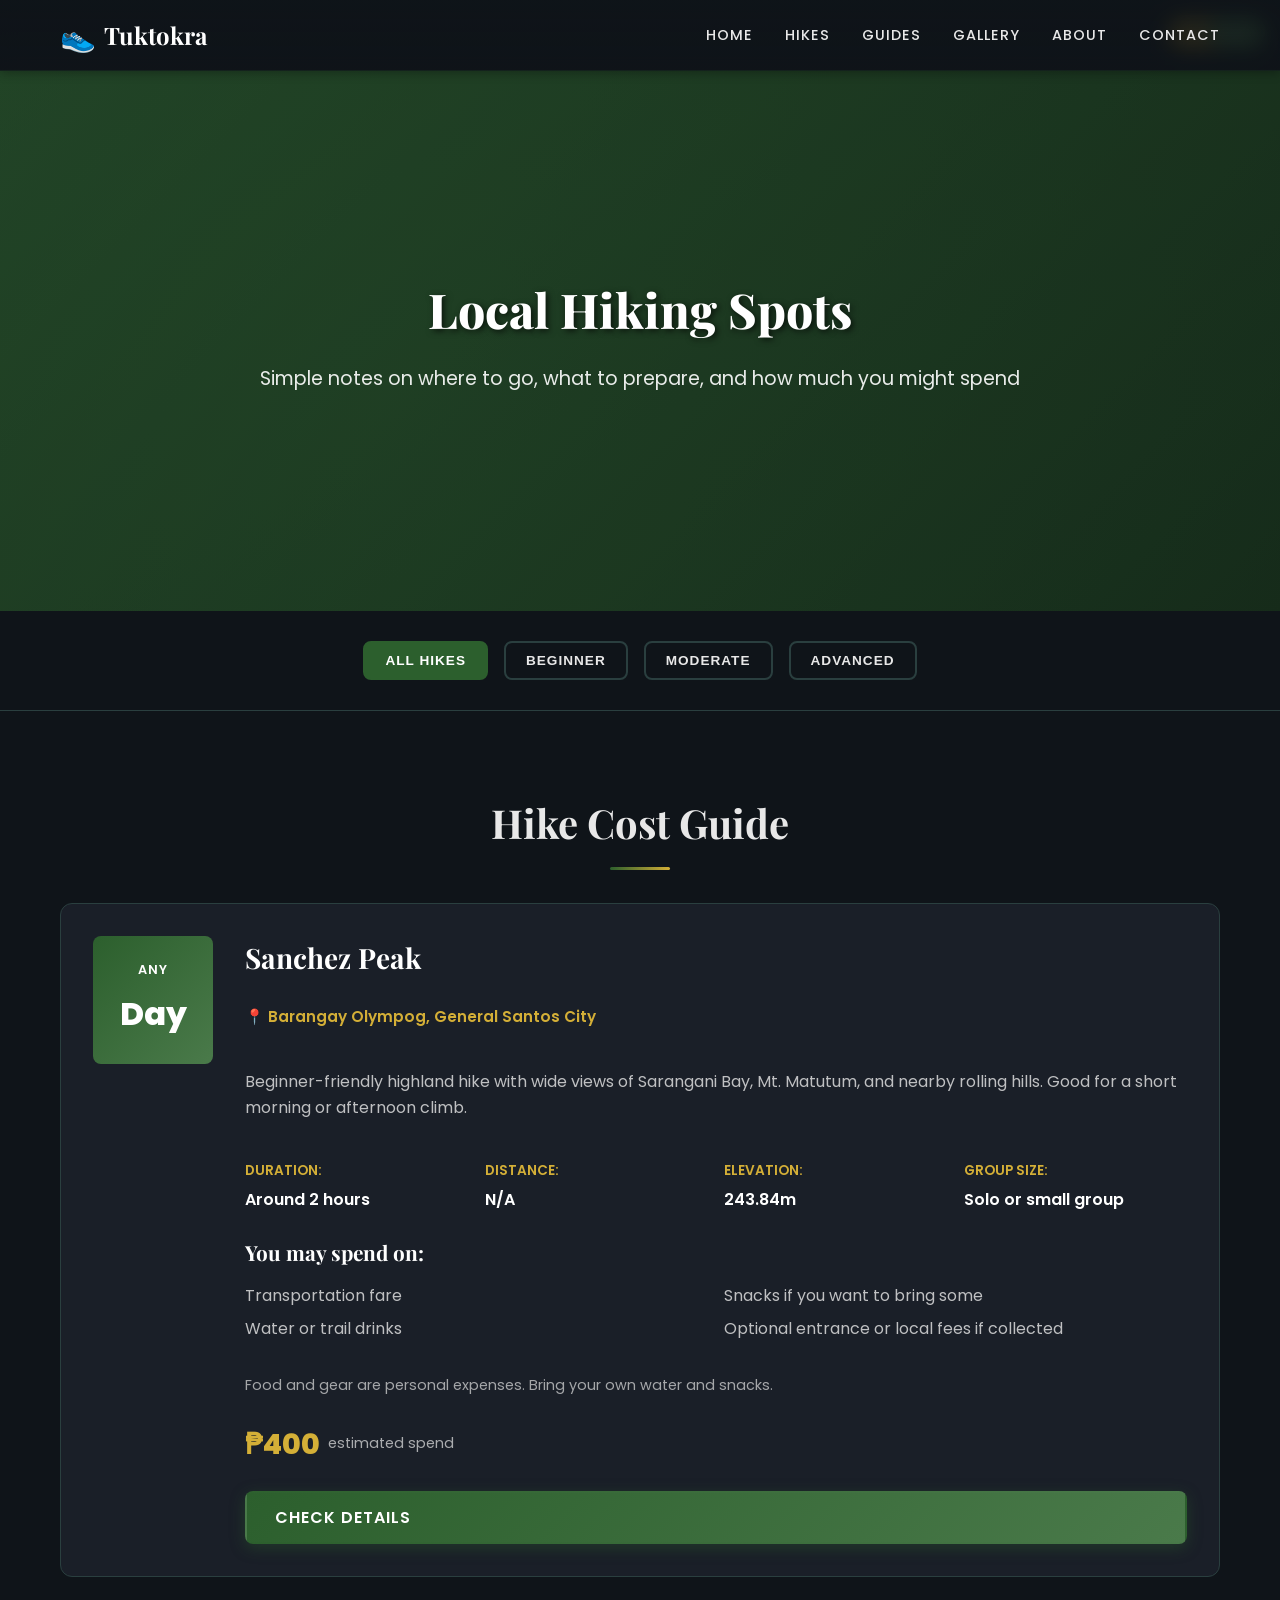
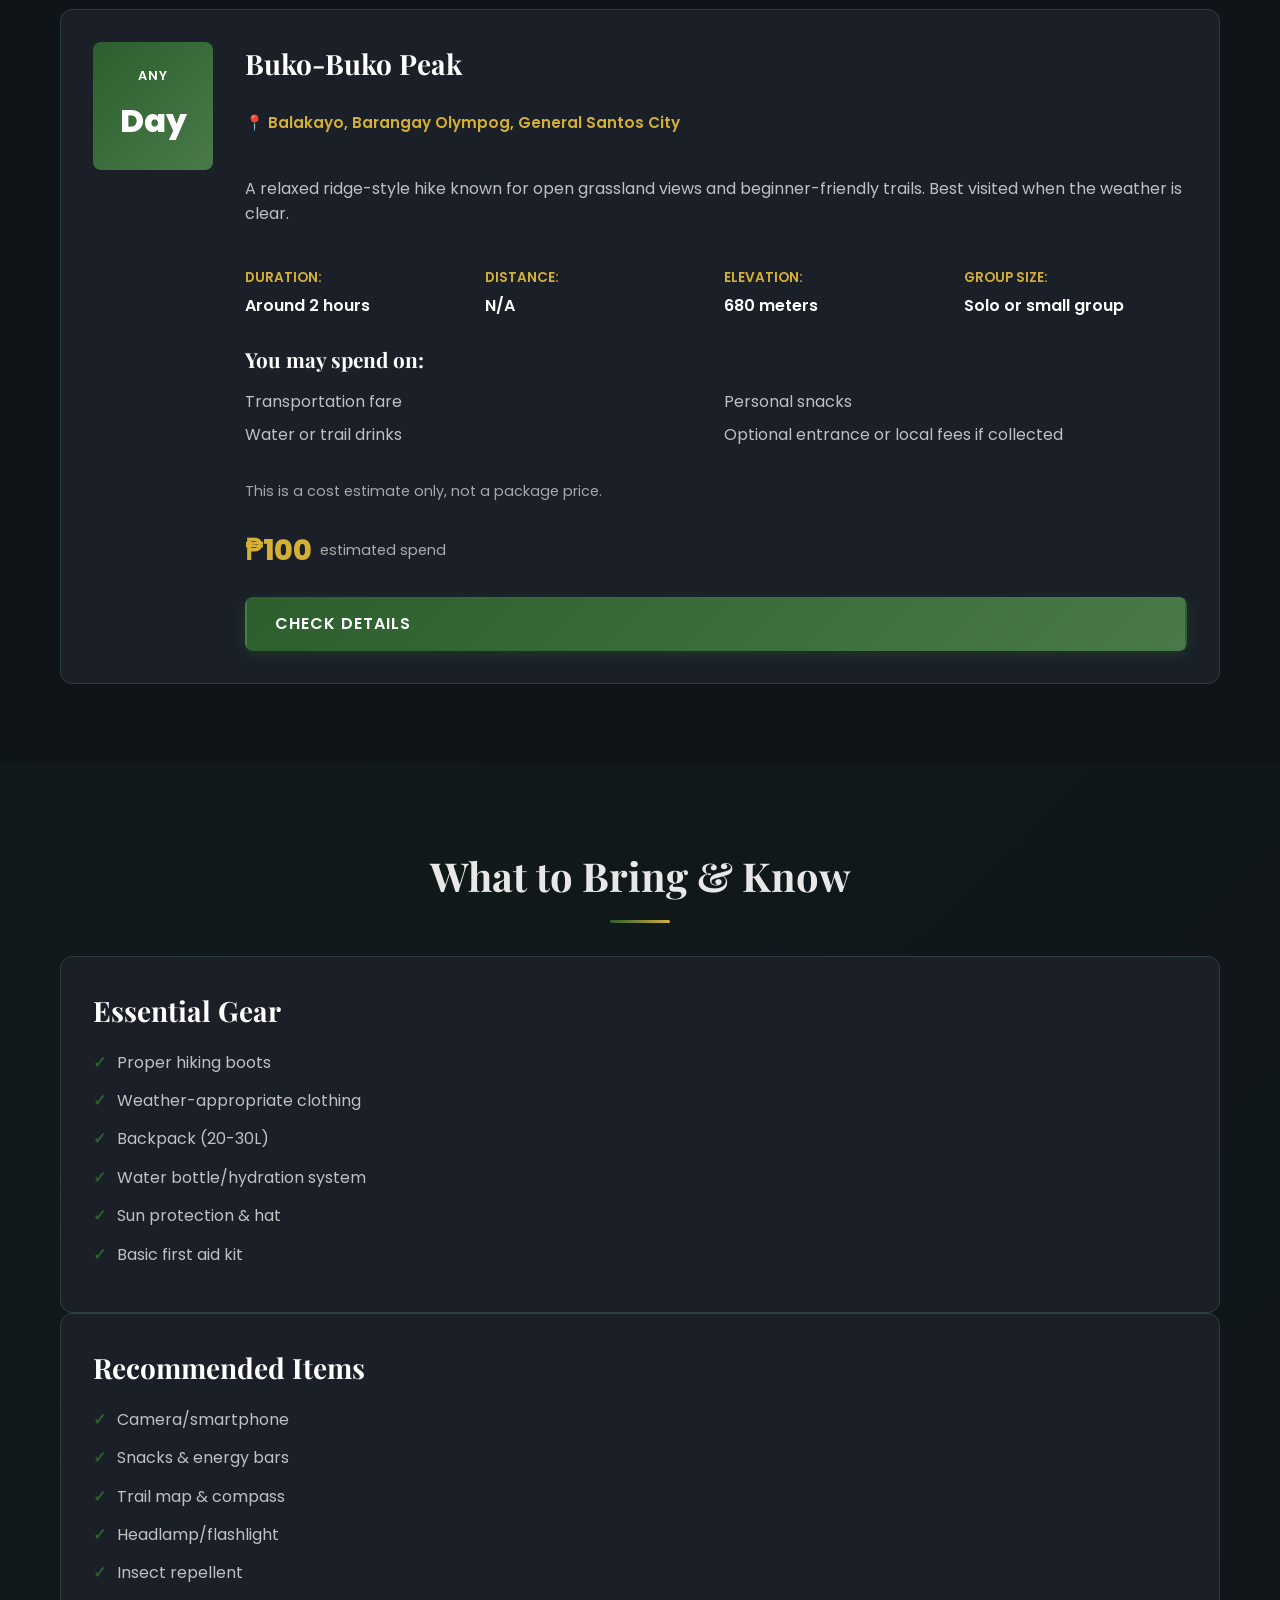
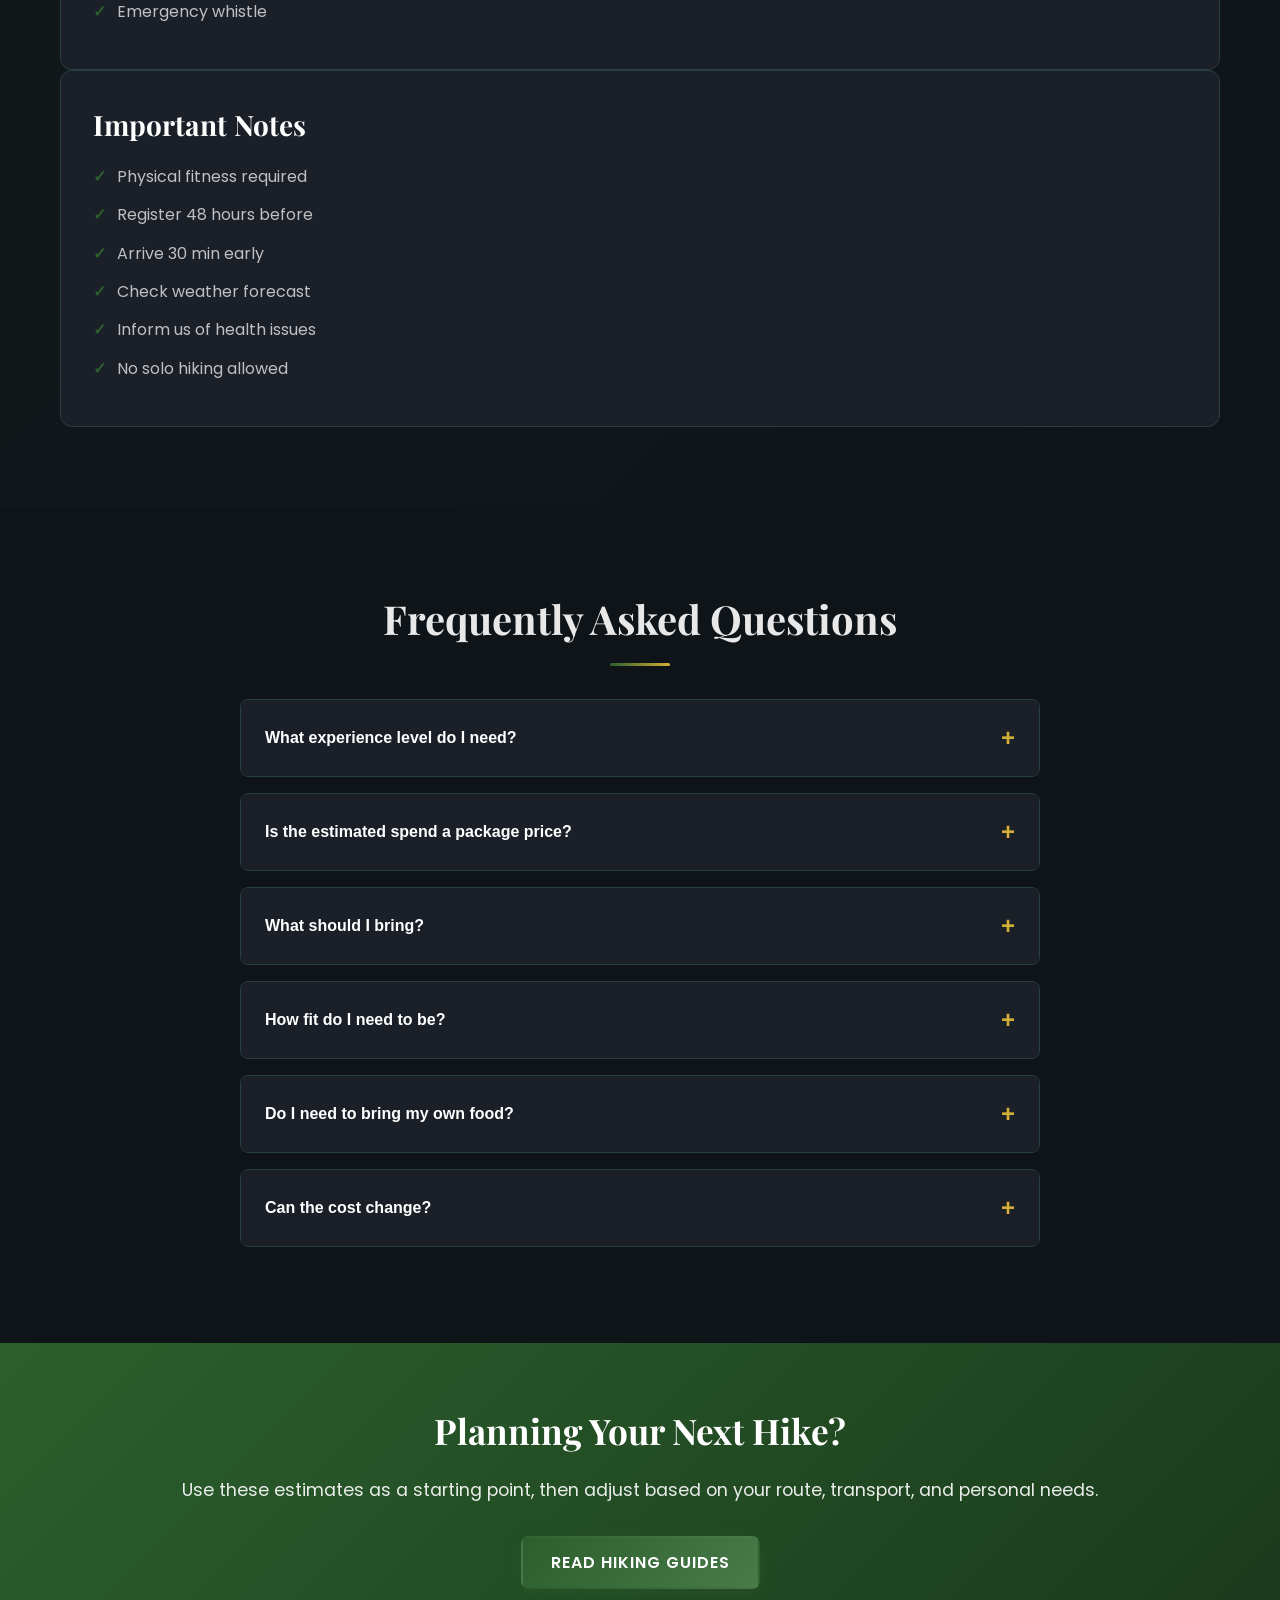
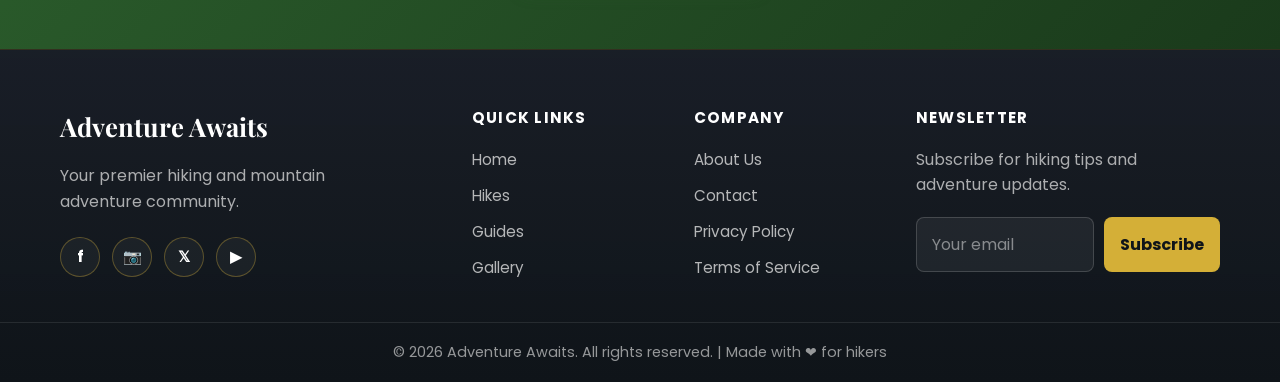
<file: hikes.html>
<!DOCTYPE html>
<html lang="en">
<head>
    <meta charset="UTF-8">
    <meta name="viewport" content="width=device-width, initial-scale=1.0">
    <meta name="description" content="Explore local hiking spots, estimated costs, and basic preparation notes.">
    <meta name="keywords" content="hiking hikes mountains local trails estimated cost">
    <title>Hiking Spots - Adventure Awaits</title>
    
    <link rel="stylesheet" href="css/style.css">
    <link rel="stylesheet" href="css/navbar.css">
    <link rel="stylesheet" href="css/animations.css">
    <link rel="stylesheet" href="css/responsive.css">
    
    <link rel="preconnect" href="https://fonts.googleapis.com">
    <link rel="preconnect" href="https://fonts.gstatic.com" crossorigin>
    <link href="https://fonts.googleapis.com/css2?family=Poppins:wght@300;400;600;700;800&family=Playfair+Display:wght@700;800&display=swap" rel="stylesheet">
</head>
<body>
    <!-- Navigation Bar -->
    <nav class="navbar">
        <div class="nav-container">
            <div class="nav-logo">
                <span class="logo-icon">⛏</span>
                Adventure Awaits
            </div>
            <ul class="nav-menu" id="navMenu">
                <li><a href="index.html" class="nav-link">Home</a></li>
                <li><a href="hikes.html" class="nav-link active">Hikes</a></li>
                <li><a href="guides.html" class="nav-link">Guides</a></li>
                <li><a href="gallery.html" class="nav-link">Gallery</a></li>
                <li><a href="about.html" class="nav-link">About</a></li>
                <li><a href="contact.html" class="nav-link">Contact</a></li>
            </ul>
            <div class="hamburger" id="hamburger">
                <span></span>
                <span></span>
                <span></span>
            </div>
        </div>
    </nav>

    <!-- Page Header -->
    <header class="page-header">
        <div class="header-content">
            <h1>Local Hiking Spots</h1>
            <p>Simple notes on where to go, what to prepare, and how much you might spend</p>
        </div>
        <div class="header-overlay"></div>
    </header>

    <!-- Filter Section -->
    <section class="filter-section">
        <div class="container">
            <div class="filter-controls">
                <button class="filter-btn active" data-filter="all">All Hikes</button>
                <button class="filter-btn" data-filter="easy">Beginner</button>
                <button class="filter-btn" data-filter="moderate">Moderate</button>
                <button class="filter-btn" data-filter="hard">Advanced</button>
            </div>
        </div>
    </section>

    <!-- Upcoming Hikes -->
    <section class="hikes-section">
        <div class="container">
            <h2 class="section-title">Hike Cost Guide</h2>
            
            <div class="hikes-list">
                <!-- Hike cost guides are loaded from data.json by js/main.js -->
            </div>
        </div>
    </section>

    <!-- What to Bring Section -->
    <section class="requirements-section">
        <div class="container">
            <h2 class="section-title">What to Bring & Know</h2>
            <div class="requirements-grid">
                <!-- Requirements are loaded from data.json by js/main.js -->
            </div>
        </div>
    </section>

    <!-- FAQ Section -->
    <section class="faq-section">
        <div class="container">
            <h2 class="section-title">Frequently Asked Questions</h2>
            <div class="faq-list">
                <!-- FAQs are loaded from data.json by js/main.js -->
            </div>
        </div>
    </section>

    <!-- Call to Action -->
    <section class="cta-section">
        <div class="container">
            <h2>Planning Your Next Hike?</h2>
            <p>Use these estimates as a starting point, then adjust based on your route, transport, and personal needs.</p>
            <a href="guides.html" class="btn btn-primary">Read Hiking Guides</a>
        </div>
    </section>

    <!-- Footer -->
    <footer class="footer">
        <div class="footer-content">
            <div class="footer-section">
                <h3>Adventure Awaits</h3>
                <p>Your premier hiking and mountain adventure community.</p>
                <div class="social-links">
                    <a href="#" aria-label="Facebook">f</a>
                    <a href="#" aria-label="Instagram">📷</a>
                    <a href="#" aria-label="Twitter">𝕏</a>
                    <a href="#" aria-label="YouTube">▶</a>
                </div>
            </div>
            <div class="footer-section">
                <h4>Quick Links</h4>
                <ul>
                    <li><a href="index.html">Home</a></li>
                    <li><a href="hikes.html">Hikes</a></li>
                    <li><a href="guides.html">Guides</a></li>
                    <li><a href="gallery.html">Gallery</a></li>
                </ul>
            </div>
            <div class="footer-section">
                <h4>Company</h4>
                <ul>
                    <li><a href="about.html">About Us</a></li>
                    <li><a href="contact.html">Contact</a></li>
                    <li><a href="#privacy">Privacy Policy</a></li>
                    <li><a href="#terms">Terms of Service</a></li>
                </ul>
            </div>
            <div class="footer-section">
                <h4>Newsletter</h4>
                <p>Subscribe for hiking tips and adventure updates.</p>
                <form class="newsletter-form" id="newsletterForm">
                    <input type="email" placeholder="Your email" required>
                    <button type="submit">Subscribe</button>
                </form>
            </div>
        </div>
        <div class="footer-bottom">
            <p>&copy; 2026 Adventure Awaits. All rights reserved. | Made with ❤ for hikers</p>
        </div>
    </footer>

    <!-- Back to Top Button -->
    <button class="back-to-top" id="backToTop" aria-label="Back to top">↑</button>

    <script src="js/main.js"></script>
    <script src="js/navbar.js"></script>
    <script src="js/animations.js"></script>
</body>
</html>
</file>
<file: css/style.css>
/* ====================================
   ADVENTURE AWAITS - MAIN STYLES
   ==================================== */

/* Root CSS Variables */
:root {
    --primary-color: #2c5f2d;
    --primary-dark: #1a3a1b;
    --primary-light: #4a7a4a;
    --secondary-color: #8b6f47;
    --accent-color: #d4af37;
    --dark-bg: #0f1419;
    --card-bg: #1a1f28;
    --text-light: #e8e8e8;
    --text-dark: #333333;
    --border-color: #2a3f3f;
    --shadow: 0 8px 32px rgba(0, 0, 0, 0.3);
    --transition: all 0.3s cubic-bezier(0.4, 0, 0.2, 1);
}

/* Reset & Base Styles */
* {
    margin: 0;
    padding: 0;
    box-sizing: border-box;
}

html {
    scroll-behavior: smooth;
}

body {
    font-family: 'Poppins', sans-serif;
    background-color: var(--dark-bg);
    color: var(--text-light);
    line-height: 1.6;
    overflow-x: hidden;
}

/* Typography */
h1, h2, h3, h4, h5, h6 {
    font-family: 'Playfair Display', serif;
    font-weight: 700;
    margin-bottom: 0.5rem;
}

h1 {
    font-size: 3.5rem;
    font-weight: 800;
}

h2 {
    font-size: 2.5rem;
}

h3 {
    font-size: 1.75rem;
}

h4 {
    font-size: 1.3rem;
}

p {
    margin-bottom: 1rem;
}

a {
    color: var(--accent-color);
    text-decoration: none;
    transition: var(--transition);
}

a:hover {
    color: var(--secondary-color);
}

/* Container */
.container {
    max-width: 1200px;
    margin: 0 auto;
    padding: 0 20px;
}

/* Buttons */
.btn {
    display: inline-block;
    padding: 12px 28px;
    border-radius: 8px;
    font-size: 1rem;
    font-weight: 600;
    cursor: pointer;
    transition: var(--transition);
    border: 2px solid transparent;
    text-transform: uppercase;
    letter-spacing: 1px;
}

.btn-primary {
    background: linear-gradient(135deg, var(--primary-color), var(--primary-light));
    color: white;
    box-shadow: 0 4px 15px rgba(44, 95, 45, 0.4);
}

.btn-primary:hover {
    transform: translateY(-2px);
    box-shadow: 0 8px 25px rgba(44, 95, 45, 0.6);
}

.btn-secondary {
    background: transparent;
    color: var(--accent-color);
    border-color: var(--accent-color);
}

.btn-secondary:hover {
    background: var(--accent-color);
    color: var(--dark-bg);
}

.btn-link {
    display: inline-block;
    color: var(--accent-color);
    font-weight: 600;
    padding: 8px 0;
    border-bottom: 2px solid transparent;
    transition: var(--transition);
}

.btn-link:hover {
    border-bottom-color: var(--accent-color);
}

/* Hero Section */
.hero {
    position: relative;
    min-height: 100vh;
    display: flex;
    align-items: center;
    justify-content: center;
    background: linear-gradient(135deg, #2c5f2d 0%, #1a3a1b 50%, #0f1419 100%);
    overflow: hidden;
}

.hero::before {
    content: '';
    position: absolute;
    top: 0;
    left: 0;
    right: 0;
    bottom: 0;
    background-image: 
        radial-gradient(circle at 20% 50%, rgba(76, 175, 80, 0.1) 0%, transparent 50%),
        radial-gradient(circle at 80% 80%, rgba(44, 95, 45, 0.15) 0%, transparent 50%);
    animation: bgShift 15s ease-in-out infinite;
}

@keyframes bgShift {
    0%, 100% { opacity: 1; }
    50% { opacity: 0.8; }
}

.hero-overlay {
    position: absolute;
    inset: 0;
    background: rgba(15, 20, 25, 0.3);
    backdrop-filter: blur(2px);
}

.hero-content {
    position: relative;
    z-index: 2;
    text-align: center;
    animation: slideUp 1s ease-out;
}

@keyframes slideUp {
    from {
        opacity: 0;
        transform: translateY(40px);
    }
    to {
        opacity: 1;
        transform: translateY(0);
    }
}

.hero-title {
    color: white;
    font-size: 4.5rem;
    margin-bottom: 1.5rem;
    text-shadow: 2px 2px 8px rgba(0, 0, 0, 0.7);
    letter-spacing: -2px;
}

.hero-subtitle {
    font-size: 1.3rem;
    color: rgba(255, 255, 255, 0.9);
    margin-bottom: 2.5rem;
    max-width: 600px;
    margin-left: auto;
    margin-right: auto;
}

.hero-buttons {
    display: flex;
    gap: 1.5rem;
    justify-content: center;
    flex-wrap: wrap;
}

/* Page Header */
.page-header {
    position: relative;
    min-height: 60vh;
    display: flex;
    align-items: center;
    justify-content: center;
    background: linear-gradient(135deg, var(--primary-color) 0%, var(--primary-dark) 100%);
    overflow: hidden;
}

.page-header::before {
    content: '';
    position: absolute;
    inset: 0;
    background: radial-gradient(circle at 30% 60%, rgba(76, 175, 80, 0.1), transparent);
}

.header-overlay {
    position: absolute;
    inset: 0;
    background: rgba(15, 20, 25, 0.4);
}

.header-content {
    position: relative;
    z-index: 2;
    text-align: center;
}

.header-content h1 {
    color: white;
    font-size: 3rem;
    margin-bottom: 1rem;
    text-shadow: 2px 2px 6px rgba(0, 0, 0, 0.7);
}

.header-content p {
    color: rgba(255, 255, 255, 0.9);
    font-size: 1.2rem;
}

/* Section Styles */
section {
    padding: 80px 0;
}

.section-title {
    text-align: center;
    font-size: 2.5rem;
    margin-bottom: 3rem;
    position: relative;
    display: inline-block;
    width: 100%;
}

.section-title::after {
    content: '';
    position: absolute;
    bottom: -15px;
    left: 50%;
    transform: translateX(-50%);
    width: 60px;
    height: 3px;
    background: linear-gradient(90deg, var(--primary-color), var(--accent-color));
    border-radius: 2px;
}

.section-subtitle {
    text-align: center;
    font-size: 1.1rem;
    color: rgba(232, 232, 232, 0.8);
    margin-bottom: 2rem;
}

.section-cta {
    text-align: center;
    margin-top: 3rem;
}

/* Stats Section */
.stats-section {
    background: linear-gradient(135deg, rgba(44, 95, 45, 0.1), rgba(26, 58, 27, 0.1));
    border-top: 1px solid var(--border-color);
    border-bottom: 1px solid var(--border-color);
}

.stats-grid {
    display: grid;
    grid-template-columns: repeat(auto-fit, minmax(200px, 1fr));
    gap: 2rem;
    margin-top: 2rem;
}

.stat-card {
    background: rgba(26, 31, 40, 0.6);
    padding: 2rem;
    border-radius: 12px;
    text-align: center;
    border: 1px solid var(--border-color);
    transition: var(--transition);
    backdrop-filter: blur(10px);
}

.stat-card:hover {
    border-color: var(--primary-color);
    transform: translateY(-5px);
    box-shadow: 0 8px 25px rgba(44, 95, 45, 0.2);
}

.stat-number {
    color: var(--accent-color);
    font-size: 2.5rem;
    font-weight: 800;
    margin-bottom: 0.5rem;
}

.stat-label {
    color: rgba(232, 232, 232, 0.8);
    font-size: 0.95rem;
}

/* Featured Hikes */
.featured-hikes {
    background: linear-gradient(135deg, rgba(26, 31, 40, 0.5), rgba(15, 20, 25, 0.5));
}

.hikes-grid {
    display: grid;
    grid-template-columns: repeat(auto-fit, minmax(300px, 1fr));
    gap: 2rem;
    margin-bottom: 2rem;
}

.hike-card {
    background: var(--card-bg);
    border-radius: 12px;
    overflow: hidden;
    border: 1px solid var(--border-color);
    transition: var(--transition);
    display: flex;
    flex-direction: column;
}

.hike-card:hover {
    transform: translateY(-8px);
    border-color: var(--primary-color);
    box-shadow: var(--shadow);
}

.hike-image {
    height: 200px;
    position: relative;
    overflow: hidden;
}

.difficulty-badge {
    position: absolute;
    top: 15px;
    right: 15px;
    padding: 6px 12px;
    border-radius: 20px;
    font-size: 0.8rem;
    font-weight: 600;
    text-transform: uppercase;
}

.difficulty-easy {
    background: rgba(76, 175, 80, 0.9);
    color: white;
}

.difficulty-medium {
    background: rgba(255, 193, 7, 0.9);
    color: white;
}

.difficulty-hard {
    background: rgba(244, 67, 54, 0.9);
    color: white;
}

.hike-content {
    padding: 1.5rem;
    flex-grow: 1;
    display: flex;
    flex-direction: column;
}

.hike-content h3 {
    margin-bottom: 0.5rem;
    color: white;
}

.hike-meta {
    font-size: 0.9rem;
    color: var(--accent-color);
    margin-bottom: 1rem;
}

.hike-description {
    color: rgba(232, 232, 232, 0.8);
    margin-bottom: 1.5rem;
    flex-grow: 1;
}

/* Why Section */
.why-section {
    background: linear-gradient(135deg, rgba(44, 95, 45, 0.05), transparent);
}

.reasons-grid {
    display: grid;
    grid-template-columns: repeat(auto-fit, minmax(250px, 1fr));
    gap: 2rem;
}

.reason-card {
    background: var(--card-bg);
    padding: 2rem;
    border-radius: 12px;
    border: 1px solid var(--border-color);
    text-align: center;
    transition: var(--transition);
}

.reason-card:hover {
    border-color: var(--primary-color);
    transform: translateY(-5px);
}

.reason-icon {
    font-size: 2.5rem;
    margin-bottom: 1rem;
}

.reason-card h3 {
    margin-bottom: 1rem;
    color: white;
}

.reason-card p {
    color: rgba(232, 232, 232, 0.8);
    font-size: 0.95rem;
}

/* Gallery Preview */
.gallery-preview {
    background: var(--dark-bg);
}

.gallery-grid {
    display: grid;
    grid-template-columns: repeat(auto-fit, minmax(250px, 1fr));
    gap: 1.5rem;
}

.gallery-item {
    position: relative;
    height: 250px;
    border-radius: 12px;
    overflow: hidden;
    cursor: pointer;
}

.gallery-item img {
    width: 100%;
    height: 100%;
    object-fit: cover;
    transition: var(--transition);
}

.gallery-item:hover img {
    transform: scale(1.1);
}

.gallery-overlay {
    position: absolute;
    inset: 0;
    background: rgba(44, 95, 45, 0.7);
    display: flex;
    align-items: center;
    justify-content: center;
    opacity: 0;
    transition: var(--transition);
}

.gallery-item:hover .gallery-overlay {
    opacity: 1;
}

.gallery-overlay span {
    color: white;
    font-size: 1.3rem;
    font-weight: 600;
}

/* Testimonials */
.testimonials {
    background: linear-gradient(135deg, rgba(44, 95, 45, 0.08), transparent);
}

.testimonials-grid {
    display: grid;
    grid-template-columns: repeat(auto-fit, minmax(300px, 1fr));
    gap: 2rem;
}

.testimonial-card {
    background: var(--card-bg);
    padding: 2rem;
    border-radius: 12px;
    border: 1px solid var(--border-color);
    transition: var(--transition);
    display: flex;
    flex-direction: column;
    height: 100%;
}

.testimonial-card:hover {
    border-color: var(--primary-color);
    transform: translateY(-5px);
}

.stars,
.testimonial-rating {
    color: var(--accent-color);
    font-size: 1.2rem;
    margin-bottom: 1rem;
    letter-spacing: 2px;
}

.testimonial-content {
    flex: 1;
}

.testimonial-text {
    color: rgba(232, 232, 232, 0.9);
    font-style: italic;
    margin-bottom: 1rem;
}

.testimonial-author {
    color: var(--accent-color);
    font-weight: 600;
    font-size: 0.9rem;
    display: flex;
    align-items: center;
    gap: 0.8rem;
    margin-top: auto;
}

.author-avatar {
    width: 90px;
    height: 90px;
    border-radius: 50%;
    object-fit: cover;
    flex-shrink: 0;
    border: 2px solid var(--primary-light);
}

.author-name {
    margin-bottom: 0;
}

/* Upcoming Events */
.upcoming-section {
    background: var(--dark-bg);
}

.events-grid {
    display: grid;
    grid-template-columns: repeat(auto-fit, minmax(280px, 1fr));
    gap: 2rem;
}

.event-card {
    background: var(--card-bg);
    padding: 2rem;
    border-radius: 12px;
    border: 1px solid var(--border-color);
    transition: var(--transition);
    position: relative;
}

.event-date {
    position: absolute;
    top: -15px;
    left: 20px;
    background: linear-gradient(135deg, var(--primary-color), var(--primary-light));
    color: white;
    padding: 8px 16px;
    border-radius: 8px;
    font-weight: 700;
    font-size: 0.9rem;
}

.event-card h3 {
    margin-top: 1rem;
    margin-bottom: 0.5rem;
    color: white;
}

.event-level {
    color: var(--accent-color);
    font-size: 0.85rem;
    font-weight: 600;
    margin-bottom: 1rem;
}

.event-card p {
    color: rgba(232, 232, 232, 0.8);
    margin-bottom: 1.5rem;
}

.event-card:hover {
    border-color: var(--primary-color);
    transform: translateY(-5px);
}

/* CTA Section */
.cta-section {
    background: linear-gradient(135deg, var(--primary-color), var(--primary-dark));
    text-align: center;
    padding: 60px 0;
}

.cta-section h2 {
    color: white;
    font-size: 2.2rem;
    margin-bottom: 1rem;
}

.cta-section p {
    color: rgba(255, 255, 255, 0.9);
    font-size: 1.1rem;
    margin-bottom: 2rem;
}

.cta-buttons {
    display: flex;
    gap: 1.5rem;
    justify-content: center;
    flex-wrap: wrap;
}

/* Hikes List */
.hikes-section {
    background: var(--dark-bg);
}

.hikes-list {
    display: flex;
    flex-direction: column;
    gap: 2rem;
}

.expedition-card {
    background: var(--card-bg);
    border: 1px solid var(--border-color);
    border-radius: 12px;
    padding: 2rem;
    transition: var(--transition);
    display: grid;
    grid-template-columns: 120px 1fr;
    gap: 2rem;
    align-items: flex-start;
}

.expedition-card:hover {
    border-color: var(--primary-color);
    box-shadow: var(--shadow);
}

.expedition-date {
    background: linear-gradient(135deg, var(--primary-color), var(--primary-light));
    color: white;
    padding: 1.5rem 1rem;
    border-radius: 8px;
    text-align: center;
    height: fit-content;
}

.expedition-date .month {
    display: block;
    font-size: 0.8rem;
    font-weight: 600;
    text-transform: uppercase;
    margin-bottom: 0.5rem;
    letter-spacing: 1px;
}

.expedition-date .day {
    display: block;
    font-size: 2rem;
    font-weight: 800;
}

.expedition-details {
    display: flex;
    flex-direction: column;
    gap: 1.5rem;
}

.expedition-header {
    display: flex;
    justify-content: space-between;
    align-items: start;
    gap: 1rem;
}

.expedition-header h3 {
    color: white;
    margin: 0;
}

.expedition-location {
    color: var(--accent-color);
    font-weight: 600;
    font-size: 0.95rem;
}

.expedition-description {
    color: rgba(232, 232, 232, 0.8);
}

.expedition-note {
    color: rgba(232, 232, 232, 0.68);
    font-size: 0.9rem;
    margin-bottom: 0;
}

.expedition-info {
    display: grid;
    grid-template-columns: repeat(auto-fit, minmax(150px, 1fr));
    gap: 1rem;
}

.info-item {
    display: grid;
    grid-template-columns: 1fr;
    gap: 0.3rem;
}

.info-label {
    color: var(--accent-color);
    font-size: 0.85rem;
    font-weight: 600;
    text-transform: uppercase;
}

.info-value {
    color: white;
    font-weight: 600;
}

.expedition-inclusions h4 {
    color: white;
    margin-bottom: 0.8rem;
}

.expedition-inclusions ul {
    list-style: none;
    columns: 2;
    gap: 1rem;
}

.expedition-inclusions li {
    color: rgba(232, 232, 232, 0.8);
    margin-bottom: 0.5rem;
}

.expedition-pricing {
    display: flex;
    align-items: baseline;
    gap: 0.5rem;
    align-items: center;
}

.price {
    color: var(--accent-color);
    font-size: 1.8rem;
    font-weight: 800;
}

.per-person {
    color: rgba(232, 232, 232, 0.7);
    font-size: 0.9rem;
}

/* Guides Section */
.guides-section {
    background: var(--dark-bg);
}

.guides-grid {
    display: grid;
    grid-template-columns: repeat(auto-fit, minmax(400px, 1fr));
    gap: 2rem;
}

.guide-card {
    background: var(--card-bg);
    border: 1px solid var(--border-color);
    border-radius: 12px;
    padding: 2.5rem;
    transition: var(--transition);
}

.guide-card:hover {
    border-color: var(--primary-color);
    box-shadow: var(--shadow);
}

.guide-header {
    display: flex;
    justify-content: space-between;
    align-items: start;
    margin-bottom: 2rem;
}

.guide-header h3 {
    color: white;
    margin: 0;
}

.guide-difficulty {
    padding: 6px 12px;
    border-radius: 20px;
    font-size: 0.75rem;
    font-weight: 600;
    text-transform: uppercase;
    white-space: nowrap;
}

.guide-details-grid {
    display: grid;
    grid-template-columns: repeat(2, 1fr);
    gap: 1.5rem;
    margin-bottom: 2rem;
    padding-bottom: 2rem;
    border-bottom: 1px solid var(--border-color);
}

.detail-item {
    display: flex;
    gap: 1rem;
}

.detail-icon {
    font-size: 1.5rem;
    min-width: 30px;
}

.detail-label {
    color: var(--accent-color);
    font-size: 0.85rem;
    font-weight: 600;
    text-transform: uppercase;
    margin-bottom: 0.2rem;
}

.detail-value {
    color: white;
    font-weight: 600;
}

.guide-section {
    margin-bottom: 2rem;
}

.guide-section h4 {
    color: white;
    margin-bottom: 1rem;
}

.guide-section p {
    color: rgba(232, 232, 232, 0.8);
    margin-bottom: 0.5rem;
}

.guide-section ol,
.guide-section ul {
    margin-left: 1.5rem;
    color: rgba(232, 232, 232, 0.8);
}

.guide-section li {
    margin-bottom: 0.5rem;
}

.info-grid {
    display: grid;
    grid-template-columns: repeat(2, 1fr);
    gap: 1rem;
}

.info-grid p {
    color: rgba(232, 232, 232, 0.8);
    font-size: 0.95rem;
    margin-bottom: 0;
}

.info-grid strong {
    color: var(--accent-color);
}

/* Filter Section */
.filter-section {
    background: var(--dark-bg);
    border-bottom: 1px solid var(--border-color);
}

.filter-section {
    padding: 30px 0;
}

.filter-controls {
    display: flex;
    justify-content: center;
    gap: 1rem;
    flex-wrap: wrap;
}

.filter-btn {
    padding: 10px 20px;
    border: 2px solid var(--border-color);
    background: transparent;
    color: var(--text-light);
    border-radius: 8px;
    cursor: pointer;
    transition: var(--transition);
    font-weight: 600;
    text-transform: uppercase;
    font-size: 0.85rem;
    letter-spacing: 1px;
}

.filter-btn:hover,
.filter-btn.active {
    border-color: var(--primary-color);
    background: var(--primary-color);
    color: white;
}

/* Gallery */
.gallery-section {
    background: var(--dark-bg);
}

.gallery-masonry {
    display: grid;
    grid-template-columns: repeat(auto-fill, minmax(250px, 1fr));
    gap: 1.5rem;
}

.gallery-box {
    position: relative;
    height: 250px;
    border-radius: 12px;
    overflow: hidden;
    cursor: pointer;
}

.gallery-box img {
    width: 100%;
    height: 100%;
    object-fit: cover;
    transition: var(--transition);
}

.gallery-box:hover img {
    transform: scale(1.15);
}

.gallery-overlay {
    position: absolute;
    inset: 0;
    background: rgba(44, 95, 45, 0.8);
    display: flex;
    align-items: center;
    justify-content: center;
    opacity: 0;
    transition: var(--transition);
}

.gallery-box:hover .gallery-overlay {
    opacity: 1;
}

.gallery-info {
    text-align: center;
    color: white;
}

.gallery-info h3 {
    margin-bottom: 0.5rem;
    color: white;
}

.gallery-info p {
    color: rgba(255, 255, 255, 0.9);
    font-size: 0.9rem;
}

/* Lightbox */
.lightbox {
    display: none;
    position: fixed;
    top: 0;
    left: 0;
    right: 0;
    bottom: 0;
    background: rgba(0, 0, 0, 0.95);
    z-index: 1000;
    align-items: center;
    justify-content: center;
}

.lightbox.active {
    display: flex;
}

.lightbox-content {
    position: relative;
    max-width: 90%;
    max-height: 90vh;
    display: flex;
    flex-direction: column;
}

.lightbox-content img {
    max-width: 100%;
    max-height: 70vh;
    border-radius: 8px;
    object-fit: contain;
}

.lightbox-close {
    position: absolute;
    top: -40px;
    right: 0;
    background: none;
    border: none;
    color: white;
    font-size: 2.5rem;
    cursor: pointer;
    transition: var(--transition);
}

.lightbox-close:hover {
    color: var(--accent-color);
}

.lightbox-nav {
    position: absolute;
    top: 50%;
    transform: translateY(-50%);
    background: rgba(44, 95, 45, 0.7);
    color: white;
    border: none;
    padding: 15px 20px;
    font-size: 1.5rem;
    cursor: pointer;
    border-radius: 4px;
    transition: var(--transition);
}

.lightbox-prev {
    left: -60px;
}

.lightbox-next {
    right: -60px;
}

.lightbox-nav:hover {
    background: var(--primary-color);
}

.lightbox-info {
    margin-top: 1.5rem;
    text-align: center;
}

.lightbox-info h3 {
    color: white;
    margin-bottom: 0.5rem;
}

.lightbox-info p {
    color: rgba(232, 232, 232, 0.8);
}

/* Community Gallery */
.community-gallery {
    background: linear-gradient(135deg, var(--primary-color), var(--primary-dark));
    text-align: center;
}

.community-gallery h2 {
    color: white;
}

.community-gallery p {
    color: rgba(255, 255, 255, 0.9);
    font-size: 1.1rem;
    margin-bottom: 2rem;
}

/* About Section */
.about-story {
    background: var(--dark-bg);
}

.story-content {
    max-width: 800px;
    margin: 0 auto;
}

.story-content p {
    color: rgba(232, 232, 232, 0.8);
    font-size: 1.05rem;
    line-height: 1.8;
}

/* Mission Vision Values */
.about-mvv {
    background: linear-gradient(135deg, rgba(44, 95, 45, 0.08), transparent);
}

.mvv-grid {
    display: grid;
    grid-template-columns: repeat(auto-fit, minmax(300px, 1fr));
    gap: 2rem;
}

.mvv-card {
    background: var(--card-bg);
    padding: 2rem;
    border-radius: 12px;
    border: 1px solid var(--border-color);
    text-align: center;
    transition: var(--transition);
}

.mvv-card:hover {
    border-color: var(--primary-color);
    transform: translateY(-5px);
}

.mvv-icon {
    font-size: 3rem;
    margin-bottom: 1rem;
}

.mvv-card h3 {
    color: white;
    margin-bottom: 1rem;
}

.mvv-card p {
    color: rgba(232, 232, 232, 0.8);
    margin-bottom: 0;
}

.mvv-card ul {
    list-style: none;
    text-align: left;
    color: rgba(232, 232, 232, 0.8);
}

.mvv-card li {
    margin-bottom: 0.8rem;
}

.mvv-card strong {
    color: var(--accent-color);
}

/* Why We Hike */
.why-we-hike {
    background: var(--dark-bg);
}

.reasons-flex {
    display: grid;
    grid-template-columns: repeat(auto-fit, minmax(250px, 1fr));
    gap: 2rem;
}

.reason-item {
    background: var(--card-bg);
    padding: 2rem;
    border-radius: 12px;
    border: 1px solid var(--border-color);
    transition: var(--transition);
}

.reason-item:hover {
    border-color: var(--primary-color);
}

.reason-item h3 {
    color: white;
    margin-bottom: 1rem;
}

.reason-item p {
    color: rgba(232, 232, 232, 0.8);
    margin-bottom: 0;
}

/* Impact Section */
.impact-section {
    background: linear-gradient(135deg, rgba(44, 95, 45, 0.1), transparent);
}

.impact-stats {
    display: grid;
    grid-template-columns: repeat(auto-fit, minmax(150px, 1fr));
    gap: 2rem;
    text-align: center;
}

.impact-stat h3 {
    color: var(--accent-color);
    font-size: 2.2rem;
    margin-bottom: 0.5rem;
}

.impact-stat p {
    color: rgba(232, 232, 232, 0.8);
    font-size: 0.95rem;
}

/* Environment Section */
.environment-section {
    background: var(--dark-bg);
}

.environment-content {
    max-width: 900px;
    margin: 0 auto;
}

.environment-content h3 {
    color: white;
    margin-bottom: 1.5rem;
}

.environment-content p {
    color: rgba(232, 232, 232, 0.8);
    margin-bottom: 2rem;
}

.commitment-grid {
    display: grid;
    grid-template-columns: repeat(auto-fit, minmax(200px, 1fr));
    gap: 1.5rem;
    margin-top: 2rem;
}

.commitment-item {
    background: var(--card-bg);
    padding: 1.5rem;
    border-radius: 8px;
    border: 1px solid var(--border-color);
}

.commitment-item h4 {
    color: white;
    margin-bottom: 0.8rem;
}

.commitment-item p {
    color: rgba(232, 232, 232, 0.8);
    font-size: 0.95rem;
    margin-bottom: 0;
}

/* Guides Team */
.guides-team {
    background: linear-gradient(135deg, rgba(44, 95, 45, 0.05), transparent);
}

.team-grid {
    display: grid;
    grid-template-columns: repeat(auto-fit, minmax(200px, 1fr));
    gap: 2rem;
}

.team-member {
    background: var(--card-bg);
    padding: 2rem;
    border-radius: 12px;
    border: 1px solid var(--border-color);
    text-align: center;
    transition: var(--transition);
}

.team-member:hover {
    border-color: var(--primary-color);
    transform: translateY(-5px);
}

.member-avatar {
    width: 110px;
    height: 110px;
    border-radius: 50%;
    object-fit: cover;
    display: block;
    margin-left: auto;
    margin-right: auto;
    margin-bottom: 1rem;
    border: 2px solid var(--primary-light);
}

.team-member h3 {
    color: white;
    margin-bottom: 0.5rem;
}

.member-title {
    color: var(--accent-color);
    font-weight: 600;
    margin-bottom: 0.5rem;
}

.member-bio {
    color: rgba(232, 232, 232, 0.8);
    font-size: 0.9rem;
}

/* Testimonial Showcase */
.community-testimonial {
    background: var(--dark-bg);
}

.testimonials-showcase {
    display: grid;
    grid-template-columns: repeat(auto-fit, minmax(300px, 1fr));
    gap: 2rem;
}

.testimonials-showcase blockquote {
    background: var(--card-bg);
    border-left: 4px solid var(--primary-color);
    padding: 2rem;
    border-radius: 8px;
    margin: 0;
}

.testimonials-showcase p {
    color: rgba(232, 232, 232, 0.9);
    font-style: italic;
    margin-bottom: 1rem;
    font-size: 0.95rem;
}

.testimonials-showcase footer {
    color: var(--accent-color);
    font-weight: 600;
    font-size: 0.9rem;
}

/* Footer */
.footer {
    background:
        linear-gradient(180deg, rgba(26, 31, 40, 0.92), rgba(15, 20, 25, 1)),
        var(--dark-bg);
    border-top: 1px solid rgba(212, 175, 55, 0.18);
    padding-top: 56px;
}

.footer-content {
    max-width: 1200px;
    margin: 0 auto;
    padding: 0 20px 42px;
    display: grid;
    grid-template-columns: minmax(240px, 1.5fr) repeat(2, minmax(150px, 0.75fr)) minmax(260px, 1.2fr);
    gap: 2rem;
    align-items: start;
}

.footer-section h3,
.footer-section h4 {
    color: white;
    margin-bottom: 1rem;
}

.footer-section h3 {
    font-size: 1.6rem;
}

.footer-section h4 {
    font-family: 'Poppins', sans-serif;
    font-size: 0.95rem;
    letter-spacing: 0.08em;
    text-transform: uppercase;
}

.footer-section p {
    color: rgba(232, 232, 232, 0.72);
    max-width: 320px;
}

.footer-section ul {
    list-style: none;
}

.footer-section li + li {
    margin-top: 0.65rem;
}

.footer-section a {
    color: rgba(232, 232, 232, 0.76);
    font-size: 0.95rem;
}

.footer-section a:hover {
    color: var(--accent-color);
}

.social-links {
    display: flex;
    gap: 0.75rem;
    margin-top: 1.4rem;
}

.social-links a {
    width: 40px;
    height: 40px;
    border: 1px solid rgba(212, 175, 55, 0.35);
    border-radius: 50%;
    display: inline-flex;
    align-items: center;
    justify-content: center;
    background: rgba(255, 255, 255, 0.04);
    color: white;
    font-weight: 700;
}

.social-links a:hover {
    background: var(--accent-color);
    border-color: var(--accent-color);
    color: var(--dark-bg);
    transform: translateY(-2px);
}

.newsletter-form {
    display: flex;
    gap: 0.65rem;
    margin-top: 1.2rem;
}

.newsletter-form input {
    min-width: 0;
    flex: 1;
    padding: 0.85rem 0.95rem;
    border: 1px solid rgba(232, 232, 232, 0.18);
    border-radius: 8px;
    background: rgba(255, 255, 255, 0.06);
    color: white;
    font: inherit;
}

.newsletter-form input::placeholder {
    color: rgba(232, 232, 232, 0.52);
}

.newsletter-form input:focus {
    outline: none;
    border-color: var(--accent-color);
    box-shadow: 0 0 0 3px rgba(212, 175, 55, 0.14);
}

.newsletter-form button {
    padding: 0.85rem 1rem;
    border: 0;
    border-radius: 8px;
    background: var(--accent-color);
    color: var(--dark-bg);
    font: inherit;
    font-weight: 700;
    cursor: pointer;
    transition: var(--transition);
}

.newsletter-form button:hover {
    background: white;
    transform: translateY(-1px);
}

.footer-bottom {
    border-top: 1px solid rgba(232, 232, 232, 0.1);
    padding: 18px 20px;
    text-align: center;
    color: rgba(232, 232, 232, 0.62);
    font-size: 0.9rem;
}

.footer-bottom p {
    margin-bottom: 0;
}

/* Contact Section */
.contact-section {
    background: var(--dark-bg);
}

.contact-wrapper {
    display: grid;
    grid-template-columns: 1fr 1fr;
    gap: 3rem;
}

.contact-info h2 {
    color: white;
    margin-bottom: 2rem;
}

.info-box {
    background: var(--card-bg);
    padding: 1.5rem;
    border-radius: 8px;
    border: 1px solid var(--border-color);
    margin-bottom: 1.5rem;
    display: flex;
    gap: 1rem;
}

.info-icon {
    font-size: 1.8rem;
    min-width: 50px;
}

.info-box h3 {
    color: white;
    margin-bottom: 0.5rem;
}

.info-box p {
    color: rgba(232, 232, 232, 0.8);
    margin-bottom: 0;
}

.info-box a {
    color: var(--accent-color);
}

.social-heading {
    color: white;
    margin-top: 2rem;
    margin-bottom: 1rem;
}

.social-links-contact {
    display: flex;
    gap: 1rem;
    flex-wrap: wrap;
}

.social-links-contact a {
    display: inline-block;
    padding: 10px 20px;
    background: var(--primary-color);
    color: white;
    border-radius: 6px;
    transition: var(--transition);
    font-weight: 600;
    text-transform: uppercase;
    font-size: 0.85rem;
}

.social-links-contact a:hover {
    background: var(--primary-light);
    color: white;
}

/* Contact Form */
.contact-form-wrapper h2 {
    color: white;
    margin-bottom: 2rem;
}

.contact-form {
    display: flex;
    flex-direction: column;
    gap: 1.5rem;
}

.form-group {
    display: flex;
    flex-direction: column;
}

.form-group label {
    color: white;
    font-weight: 600;
    margin-bottom: 0.5rem;
    text-transform: capitalize;
}

.form-group input,
.form-group select,
.form-group textarea {
    padding: 12px;
    background: var(--card-bg);
    border: 1px solid var(--border-color);
    border-radius: 6px;
    color: white;
    font-family: 'Poppins', sans-serif;
    font-size: 1rem;
    transition: var(--transition);
}

.form-group input:focus,
.form-group select:focus,
.form-group textarea:focus {
    outline: none;
    border-color: var(--primary-color);
    background: rgba(44, 95, 45, 0.1);
}

.form-group textarea {
    resize: vertical;
}

.form-group.checkbox {
    flex-direction: row;
    align-items: center;
    gap: 0.8rem;
}

.form-group.checkbox input {
    width: 18px;
    height: 18px;
    margin: 0;
}

.form-group.checkbox label {
    margin-bottom: 0;
}
.form-group select {
    color: #fff;
    background-color: var(--card-bg);
}

.form-group select option {
    color: #000;
    background-color: #fff;
}

.form-status {
    padding: 12px;
    border-radius: 6px;
    display: none;
    text-align: center;
}

.form-status.success {
    display: block;
    background: rgba(76, 175, 80, 0.2);
    color: #4caf50;
    border: 1px solid #4caf50;
}

.form-status.error {
    display: block;
    background: rgba(244, 67, 54, 0.2);
    color: #f44336;
    border: 1px solid #f44336;
}

/* Social Section */
.social-section {
    background: linear-gradient(135deg, rgba(44, 95, 45, 0.08), transparent);
}

.social-platforms {
    display: grid;
    grid-template-columns: repeat(auto-fit, minmax(250px, 1fr));
    gap: 2rem;
}

.platform-card {
    background: var(--card-bg);
    padding: 2rem;
    border-radius: 12px;
    border: 1px solid var(--border-color);
    text-align: center;
    transition: var(--transition);
}

.platform-card:hover {
    border-color: var(--primary-color);
    transform: translateY(-5px);
}

.platform-icon {
    font-size: 3rem;
    margin-bottom: 1rem;
}

.platform-card h3 {
    color: white;
    margin-bottom: 1rem;
}

.platform-card p {
    color: rgba(232, 232, 232, 0.8);
    margin-bottom: 1.5rem;
    font-size: 0.95rem;
}

/* FAQ */
.faq-section,
.faq-contact {
    background: var(--dark-bg);
}

.faq-list {
    max-width: 800px;
    margin: 0 auto;
}

.faq-item {
    background: var(--card-bg);
    border: 1px solid var(--border-color);
    border-radius: 8px;
    margin-bottom: 1rem;
    overflow: hidden;
}

.faq-question {
    width: 100%;
    padding: 1.5rem;
    background: var(--card-bg);
    border: none;
    color: white;
    cursor: pointer;
    display: flex;
    justify-content: space-between;
    align-items: center;
    transition: var(--transition);
    font-size: 1rem;
    font-weight: 600;
    text-align: left;
}

.faq-question:hover {
    background: rgba(44, 95, 45, 0.1);
}

.faq-icon {
    font-size: 1.5rem;
    color: var(--accent-color);
    transition: var(--transition);
}

.faq-question.active .faq-icon {
    transform: rotate(45deg);
}

.faq-answer {
    max-height: 0;
    overflow: hidden;
    transition: max-height 0.3s ease-out;
}

.faq-answer.show {
    max-height: 500px;
}

.faq-answer p {
    padding: 0 1.5rem 1.5rem;
    color: rgba(232, 232, 232, 0.8);
    margin-bottom: 0;
}

/* Map Section */
.map-section {
    background: var(--dark-bg);
}

.map-placeholder {
    width: 100%;
    height: 400px;
    background: linear-gradient(135deg, rgba(44, 95, 45, 0.1), rgba(26, 58, 27, 0.1));
    border: 2px solid var(--border-color);
    border-radius: 12px;
    display: flex;
    align-items: center;
    justify-content: center;
    flex-direction: column;
    color: rgba(232, 232, 232, 0.8);
}

.map-placeholder p {
    margin-bottom: 0;
}

/* Requirements Section */
.requirements-section {
    background: linear-gradient(135deg, rgba(44, 95, 45, 0.08), transparent);
}

.requirement-card {
    background: var(--card-bg);
    padding: 2rem;
    border-radius: 12px;
    border: 1px solid var(--border-color);
    transition: var(--transition);
}

.requirement-card:hover {
    border-color: var(--primary-color);
}

.requirement-card h3 {
    color: white;
    margin-bottom: 1rem;
}

.requirement-card ul {
    list-style: none;
    color: rgba(232, 232, 232, 0.8);
}

.requirement-card li {
    margin-bottom: 0.8rem;
    padding-left: 1.5rem;
    position: relative;
}

.requirement-card li::before {
    content: '✓';
    position: absolute;
    left: 0;
    color: var(--primary-color);
    font-weight: bold;
}

/* Tips Section */
.tips-section {
    background: linear-gradient(135deg, rgba(44, 95, 45, 0.08), transparent);
}

.tips-grid {
    display: grid;
    grid-template-columns: repeat(auto-fit, minmax(250px, 1fr));
    gap: 2rem;
}

.tip-card {
    background: var(--card-bg);
    padding: 2rem;
    border-radius: 12px;
    border: 1px solid var(--border-color);
    transition: var(--transition);
}

.tip-card:hover {
    border-color: var(--primary-color);
    transform: translateY(-5px);
}

.tip-card h3 {
    color: white;
    margin-bottom: 1rem;
}

.tip-card p {
    color: rgba(232, 232, 232, 0.8);
    margin-bottom: 0;
}

/* Back to Top Button */
.back-to-top {
    position: fixed;
    bottom: 30px;
    right: 30px;
    width: 50px;
    height: 50px;
    background: linear-gradient(135deg, var(--primary-color), var(--primary-light));
    color: white;
    border: none;
    border-radius: 50%;
    cursor: pointer;
    font-size: 1.5rem;
    display: none;
    align-items: center;
    justify-content: center;
    transition: var(--transition);
    z-index: 999;
    box-shadow: 0 4px 15px rgba(44, 95, 45, 0.4);
}

.back-to-top.show {
    display: flex;
}

.back-to-top:hover {
    transform: translateY(-5px);
    box-shadow: 0 8px 25px rgba(44, 95, 45, 0.6);
}

/* Utility Classes */
.text-center {
    text-align: center;
}

.mt-2 {
    margin-top: 2rem;
}

.mb-2 {
    margin-bottom: 2rem;
}

.hidden {
    display: none;
}
</file>
<file: css/navbar.css>
/* ====================================
   NAVBAR STYLES
   ==================================== */

.navbar {
    position: sticky;
    top: 0;
    z-index: 100;
    background: linear-gradient(180deg, rgba(15, 20, 25, 0.95) 0%, rgba(15, 20, 25, 0.85) 100%);
    backdrop-filter: blur(10px);
    border-bottom: 1px solid rgba(44, 95, 45, 0.2);
    box-shadow: 0 2px 10px rgba(0, 0, 0, 0.3);
}

.nav-container {
    max-width: 1200px;
    margin: 0 auto;
    padding: 0 20px;
    display: flex;
    justify-content: space-between;
    align-items: center;
    height: 70px;
}

.nav-logo {
    font-family: 'Playfair Display', serif;
    font-size: 1.5rem;
    font-weight: 700;
    color: white;
    display: flex;
    align-items: center;
    gap: 0.5rem;
    cursor: pointer;
    transition: all 0.3s ease;
}

.nav-logo:hover {
    color: #d4af37;
}

.logo-icon {
    font-size: 1.8rem;
}

.nav-menu {
    display: flex;
    list-style: none;
    gap: 2rem;
    align-items: center;
}

.nav-link {
    color: #e8e8e8;
    font-weight: 500;
    position: relative;
    transition: all 0.3s ease;
    text-transform: uppercase;
    font-size: 0.9rem;
    letter-spacing: 1px;
}

.nav-link:hover,
.nav-link.active {
    color: #d4af37;
}

.nav-link::after {
    content: '';
    position: absolute;
    bottom: -5px;
    left: 0;
    width: 0;
    height: 2px;
    background: linear-gradient(90deg, #2c5f2d, #d4af37);
    transition: width 0.3s ease;
}

.nav-link:hover::after,
.nav-link.active::after {
    width: 100%;
}

.hamburger {
    display: none;
    flex-direction: column;
    cursor: pointer;
    gap: 6px;
}

.hamburger span {
    width: 25px;
    height: 3px;
    background: white;
    border-radius: 2px;
    transition: all 0.3s ease;
}

.hamburger.active span:nth-child(1) {
    transform: rotate(45deg) translate(10px, 10px);
}

.hamburger.active span:nth-child(2) {
    opacity: 0;
}

.hamburger.active span:nth-child(3) {
    transform: rotate(-45deg) translate(7px, -7px);
}

/* Responsive */
@media (max-width: 768px) {
    .hamburger {
        display: flex;
    }

    .nav-menu {
        position: fixed;
        left: -100%;
        top: 70px;
        flex-direction: column;
        background-color: rgba(15, 20, 25, 0.98);
        width: 100%;
        text-align: center;
        transition: 0.3s;
        padding: 2rem 0;
        gap: 1.5rem;
        border-bottom: 2px solid rgba(44, 95, 45, 0.3);
    }

    .nav-menu.active {
        left: 0;
    }

    .nav-link {
        display: block;
        padding: 0.8rem;
    }

    .nav-link::after {
        display: none;
    }
}
</file>
<file: css/animations.css>
/* ====================================
   ANIMATIONS & TRANSITIONS
   ==================================== */

/* Fade In Animation */
@keyframes fadeIn {
    from {
        opacity: 0;
    }
    to {
        opacity: 1;
    }
}

/* Slide Up Animation */
@keyframes slideUp {
    from {
        opacity: 0;
        transform: translateY(40px);
    }
    to {
        opacity: 1;
        transform: translateY(0);
    }
}

/* Slide Down Animation */
@keyframes slideDown {
    from {
        opacity: 0;
        transform: translateY(-40px);
    }
    to {
        opacity: 1;
        transform: translateY(0);
    }
}

/* Slide Left Animation */
@keyframes slideLeft {
    from {
        opacity: 0;
        transform: translateX(40px);
    }
    to {
        opacity: 1;
        transform: translateX(0);
    }
}

/* Slide Right Animation */
@keyframes slideRight {
    from {
        opacity: 0;
        transform: translateX(-40px);
    }
    to {
        opacity: 1;
        transform: translateX(0);
    }
}

/* Scale Animation */
@keyframes scaleIn {
    from {
        opacity: 0;
        transform: scale(0.95);
    }
    to {
        opacity: 1;
        transform: scale(1);
    }
}

/* Pulse Animation */
@keyframes pulse {
    0%, 100% {
        opacity: 1;
    }
    50% {
        opacity: 0.7;
    }
}

/* Glow Animation */
@keyframes glow {
    0%, 100% {
        box-shadow: 0 0 20px rgba(44, 95, 45, 0.3);
    }
    50% {
        box-shadow: 0 0 40px rgba(44, 95, 45, 0.6);
    }
}

/* Float Animation */
@keyframes float {
    0%, 100% {
        transform: translateY(0px);
    }
    50% {
        transform: translateY(-20px);
    }
}

/* Rotate Animation */
@keyframes rotate {
    from {
        transform: rotate(0deg);
    }
    to {
        transform: rotate(360deg);
    }
}

/* Bounce Animation */
@keyframes bounce {
    0%, 100% {
        transform: translateY(0);
    }
    50% {
        transform: translateY(-20px);
    }
}

/* Shimmer Animation */
@keyframes shimmer {
    0% {
        background-position: -1000px 0;
    }
    100% {
        background-position: 1000px 0;
    }
}

/* Parallax sections */
@keyframes parallaxMove {
    0% {
        transform: translateY(0px);
    }
    100% {
        transform: translateY(50px);
    }
}

/* Scroll reveal animation */
.scroll-reveal {
    opacity: 0;
    transform: translateY(30px);
    transition: opacity 0.8s ease, transform 0.8s ease;
}

.scroll-reveal.reveal {
    opacity: 1;
    transform: translateY(0);
}

/* Counter Animation */
.counter {
    animation: none;
}

/* Card hover lift */
.card-lift:hover {
    animation: none;
    transform: translateY(-8px);
}

/* Button ripple effect */
@keyframes ripple {
    0% {
        transform: scale(0);
        opacity: 1;
    }
    100% {
        transform: scale(4);
        opacity: 0;
    }
}

/* Nav link underline animation */
@keyframes underlineExpand {
    from {
        width: 0;
    }
    to {
        width: 100%;
    }
}

/* Image hover zoom */
.image-zoom {
    transition: transform 0.4s cubic-bezier(0.4, 0, 0.2, 1);
}

.image-zoom:hover {
    transform: scale(1.1);
}

/* Gradient shift animation */
@keyframes gradientShift {
    0% {
        background-position: 0% 50%;
    }
    50% {
        background-position: 100% 50%;
    }
    100% {
        background-position: 0% 50%;
    }
}

/* Text gradient animation */
@keyframes textGradient {
    0% {
        background-position: 0% center;
    }
    100% {
        background-position: 100% center;
    }
}

/* Fade in up with stagger */
.stagger-item {
    opacity: 0;
    animation: slideUp 0.6s ease forwards;
}

.stagger-item:nth-child(1) {
    animation-delay: 0.1s;
}

.stagger-item:nth-child(2) {
    animation-delay: 0.2s;
}

.stagger-item:nth-child(3) {
    animation-delay: 0.3s;
}

.stagger-item:nth-child(4) {
    animation-delay: 0.4s;
}

.stagger-item:nth-child(5) {
    animation-delay: 0.5s;
}

.stagger-item:nth-child(n+6) {
    animation-delay: calc(0.1s * (var(--index) - 5));
}

/* Loading skeleton */
.skeleton {
    background: linear-gradient(90deg, #1a1f28 25%, #2a3f3f 50%, #1a1f28 75%);
    background-size: 200% 100%;
    animation: shimmer 2s infinite;
}

/* Transition utilities */
.transition-all {
    transition: all 0.3s cubic-bezier(0.4, 0, 0.2, 1);
}

.transition-colors {
    transition: background-color 0.3s ease, color 0.3s ease, border-color 0.3s ease;
}

.transition-transform {
    transition: transform 0.3s ease;
}

.transition-opacity {
    transition: opacity 0.3s ease;
}

/* Smooth scrolling */
html {
    scroll-behavior: smooth;
}

/* Focus visible styles */
:focus-visible {
    outline: 2px solid #2c5f2d;
    outline-offset: 2px;
    border-radius: 4px;
}

/* Smooth page transitions */
.page-transition-enter {
    animation: fadeIn 0.4s ease-out;
}

.page-transition-exit {
    animation: fadeIn 0.4s ease-out reverse;
}

/* Modal fade in */
.modal-fade-in {
    animation: fadeIn 0.3s ease-out;
}

/* Backdrop blur transition */
.backdrop-blur {
    backdrop-filter: blur(5px);
    transition: backdrop-filter 0.3s ease;
}

/* Glow button effect */
.btn-glow:hover {
    animation: glow 1.5s ease-in-out;
}

/* Hover scale effect */
.hover-scale:hover {
    transform: scale(1.05);
}

/* Smooth line animation */
.line-animate {
    position: relative;
}

.line-animate::after {
    content: '';
    position: absolute;
    bottom: 0;
    left: 0;
    width: 0;
    height: 2px;
    background: #d4af37;
    transition: width 0.4s ease;
}

.line-animate:hover::after {
    width: 100%;
}

/* Text reveal animation */
@keyframes textReveal {
    0% {
        opacity: 0;
        transform: translateY(20px);
    }
    100% {
        opacity: 1;
        transform: translateY(0);
    }
}

.text-reveal {
    animation: textReveal 0.6s ease-out forwards;
}

/* Infinite animations */
.spin {
    animation: rotate 2s linear infinite;
}

.bounce-animation {
    animation: bounce 2s infinite;
}

.float-animation {
    animation: float 3s ease-in-out infinite;
}

.pulse-animation {
    animation: pulse 2s ease-in-out infinite;
}

/* Hover animations */
.lift-on-hover {
    transition: all 0.3s ease;
}

.lift-on-hover:hover {
    transform: translateY(-5px);
    box-shadow: 0 10px 30px rgba(44, 95, 45, 0.3);
}

/* Smooth color transitions */
.color-transition {
    transition: color 0.3s ease, background-color 0.3s ease;
}

/* Interactive elements */
button, a.btn, input, textarea, select {
    transition: all 0.3s cubic-bezier(0.4, 0, 0.2, 1);
}

/* Underline animation */
.underline-animate {
    position: relative;
    display: inline-block;
}

.underline-animate::after {
    content: '';
    position: absolute;
    width: 0;
    height: 2px;
    bottom: -5px;
    left: 0;
    background-color: #2c5f2d;
    transition: width 0.3s ease;
}

.underline-animate:hover::after {
    width: 100%;
}

/* Fade and slide on scroll */
@media (prefers-reduced-motion: no-preference) {
    html {
        scroll-behavior: smooth;
    }
}

/* Accessibility - respect prefers-reduced-motion */
@media (prefers-reduced-motion: reduce) {
    * {
        animation-duration: 0.01ms !important;
        animation-iteration-count: 1 !important;
        transition-duration: 0.01ms !important;
        scroll-behavior: auto !important;
    }
}
</file>
<file: css/responsive.css>
/* ====================================
   RESPONSIVE DESIGN
   ==================================== */

/* Tablets - 768px and below */
@media (max-width: 768px) {
    /* Typography */
    h1 {
        font-size: 2.5rem;
    }

    h2 {
        font-size: 1.8rem;
    }

    h3 {
        font-size: 1.4rem;
    }

    .hero-title {
        font-size: 2.5rem;
    }

    .hero-subtitle {
        font-size: 1rem;
    }

    .section-title {
        font-size: 2rem;
    }

    /* Container padding */
    .container {
        padding: 0 15px;
    }

    /* Hero Section */
    .hero {
        min-height: 80vh;
    }

    /* Page Header */
    .page-header {
        min-height: 50vh;
    }

    .header-content h1 {
        font-size: 2rem;
    }

    /* Buttons */
    .btn {
        padding: 10px 20px;
        font-size: 0.9rem;
    }

    /* Grids */
    .stats-grid,
    .hikes-grid,
    .reasons-grid,
    .testimonials-grid,
    .events-grid,
    .gallery-grid,
    .guides-grid {
        grid-template-columns: 1fr;
        gap: 1.5rem;
    }

    .gallery-masonry {
        grid-template-columns: repeat(auto-fill, minmax(200px, 1fr));
    }

    /* Expedition cards */
    .expedition-card {
        grid-template-columns: 1fr;
        gap: 1rem;
    }

    .expedition-header {
        flex-direction: column;
    }

    .expedition-info {
        grid-template-columns: repeat(2, 1fr);
    }

    /* Contact section */
    .contact-wrapper {
        grid-template-columns: 1fr;
        gap: 2rem;
    }

    /* Hero buttons */
    .hero-buttons {
        gap: 1rem;
        flex-direction: column;
        align-items: center;
    }

    .hero-buttons .btn {
        width: 90%;
        max-width: 300px;
    }

    .cta-buttons {
        flex-direction: column;
        align-items: center;
    }

    .cta-buttons .btn {
        width: 90%;
        max-width: 300px;
    }

    /* Sections padding */
    section {
        padding: 50px 0;
    }

    /* Guide details grid */
    .guide-details-grid {
        grid-template-columns: 1fr;
        gap: 1rem;
    }

    .info-grid {
        grid-template-columns: 1fr;
    }

    /* FAQs */
    .faq-list {
        max-width: 100%;
    }

    /* Map */
    .map-placeholder {
        height: 300px;
    }

    /* Gallery filter buttons */
    .filter-controls {
        gap: 0.5rem;
    }

    .filter-btn {
        padding: 8px 12px;
        font-size: 0.75rem;
    }

    /* Social links */
    .social-links-contact {
        flex-direction: column;
        gap: 0.8rem;
    }

    .social-links-contact a {
        width: 100%;
    }

    /* Newsletter form */
    .newsletter-form {
        gap: 0.5rem;
        max-width: 420px;
        margin-left: auto;
        margin-right: auto;
    }

    /* Footer content */
    .footer-content {
        grid-template-columns: 1fr;
        text-align: center;
    }

    .footer-section p {
        margin-left: auto;
        margin-right: auto;
    }

    .social-links {
        justify-content: center;
    }
}

/* Mobile - 480px and below */
@media (max-width: 480px) {
    /* Typography */
    h1 {
        font-size: 1.8rem;
    }

    h2 {
        font-size: 1.4rem;
    }

    h3 {
        font-size: 1.1rem;
    }

    h4 {
        font-size: 1rem;
    }

    .hero-title {
        font-size: 1.8rem;
        margin-bottom: 1rem;
    }

    .hero-subtitle {
        font-size: 0.9rem;
        margin-bottom: 1.5rem;
    }

    .section-title {
        font-size: 1.5rem;
        margin-bottom: 2rem;
    }

    .section-subtitle {
        font-size: 0.95rem;
    }

    p {
        font-size: 0.95rem;
        line-height: 1.5;
    }

    /* Container padding */
    .container {
        padding: 0 12px;
    }

    /* Hero Section */
    .hero {
        min-height: 70vh;
    }

    .hero-buttons {
        flex-direction: column;
    }

    .hero-buttons .btn {
        width: 100%;
    }

    /* Page Header */
    .page-header {
        min-height: 40vh;
    }

    .header-content h1 {
        font-size: 1.5rem;
    }

    .header-content p {
        font-size: 0.9rem;
    }

    /* Buttons */
    .btn {
        padding: 10px 16px;
        font-size: 0.8rem;
        width: 100%;
    }

    .btn-link {
        padding: 8px 0;
    }

    /* Sections padding */
    section {
        padding: 40px 0;
    }

    /* Stat cards */
    .stat-number {
        font-size: 2rem;
    }

    /* Expedition card */
    .expedition-date {
        padding: 1rem 0.8rem;
    }

    .expedition-date .day {
        font-size: 1.5rem;
    }

    .expedition-details {
        gap: 1rem;
    }

    .expedition-info {
        grid-template-columns: 1fr;
        gap: 0.8rem;
    }

    .expedition-inclusions ul {
        columns: 1;
    }

    /* Guide sections */
    .guide-details-grid {
        grid-template-columns: 1fr;
    }

    /* FAQ styling */
    .faq-question {
        padding: 1.2rem;
        font-size: 0.9rem;
    }

    .faq-icon {
        font-size: 1.2rem;
    }

    .faq-answer p {
        padding: 0 1.2rem 1.2rem;
        font-size: 0.9rem;
    }

    /* Gallery grid */
    .gallery-masonry {
        grid-template-columns: repeat(auto-fill, minmax(150px, 1fr));
        gap: 1rem;
    }

    .gallery-box {
        height: 150px;
    }

    .gallery-item {
        height: 150px;
    }

    /* Contact form */
    .contact-form {
        gap: 1rem;
    }

    .form-group label {
        font-size: 0.9rem;
    }

    .form-group input,
    .form-group select,
    .form-group textarea {
        padding: 10px;
        font-size: 0.9rem;
    }

    /* Filter buttons */
    .filter-controls {
        gap: 0.3rem;
    }

    .filter-btn {
        padding: 6px 10px;
        font-size: 0.7rem;
    }

    /* Reason cards */
    .reason-icon {
        font-size: 2rem;
    }

    /* Testimonial cards */
    .testimonial-card {
        padding: 1.5rem;
    }

    /* Team member cards */
    .team-member {
        padding: 1.5rem;
    }

    .member-avatar {
        font-size: 2rem;
    }

    /* Commitment items */
    .commitment-grid {
        grid-template-columns: 1fr;
        gap: 1rem;
    }

    /* Info boxes */
    .info-box {
        flex-direction: column;
        text-align: center;
        padding: 1rem;
    }

    .info-icon {
        min-width: auto;
    }

    /* Back to top button */
    .back-to-top {
        width: 40px;
        height: 40px;
        bottom: 20px;
        right: 20px;
        font-size: 1.2rem;
    }

    /* Navbar */
    .nav-container {
        height: 60px;
    }

    .nav-logo {
        font-size: 1.2rem;
    }

    /* Footer */
    .footer {
        padding-top: 40px;
    }

    .footer-bottom {
        padding: 15px;
        font-size: 0.8rem;
    }

    .newsletter-form {
        flex-direction: column;
    }

    .newsletter-form button {
        width: 100%;
    }

    /* Social links */
    .social-links a {
        width: 35px;
        height: 35px;
    }

    /* Map placeholder */
    .map-placeholder {
        height: 250px;
        padding: 1rem;
    }

    /* Modal/Lightbox */
    .lightbox-content {
        max-width: 95%;
    }

    .lightbox-content img {
        max-height: 60vh;
    }

    .lightbox-close {
        top: 10px;
        right: 10px;
        font-size: 2rem;
    }

    .lightbox-prev,
    .lightbox-next {
        padding: 10px 12px;
        font-size: 1.2rem;
    }

    .lightbox-prev {
        left: 5px;
    }

    .lightbox-next {
        right: 5px;
    }

    /* Test content alignment */
    .testimonials-showcase blockquote {
        padding: 1rem;
    }

    /* Commitment items */
    .commitment-item {
        padding: 1rem;
    }

    .commitment-item h4 {
        font-size: 1rem;
    }

    .commitment-item p {
        font-size: 0.85rem;
    }

    /* Tips grid */
    .tips-grid {
        grid-template-columns: 1fr;
    }

    /* Reason cards positioning */
    .reason-item {
        padding: 1.5rem;
    }

    /* Event card date positioning */
    .event-card {
        padding: 1.5rem;
    }

    .event-date {
        padding: 6px 12px;
        font-size: 0.7rem;
    }

    /* Contact wrapper adjustments */
    .contact-info h2,
    .contact-form-wrapper h2 {
        font-size: 1.4rem;
    }

    /* Requirements section */
    .requirement-card {
        padding: 1.5rem;
    }

    .requirement-card li {
        font-size: 0.9rem;
    }

    /* Image aspect ratios */
    .hike-image {
        height: 150px;
    }

    .gallery-overlay span {
        font-size: 1rem;
    }

    /* Stagger delays for mobile */
    .stagger-item:nth-child(n+2) {
        animation-delay: 0.1s;
    }

    .stagger-item:nth-child(n+3) {
        animation-delay: 0.2s;
    }

    .stagger-item:nth-child(n+4) {
        animation-delay: 0.3s;
    }

    .stagger-item:nth-child(n+5) {
        animation-delay: 0.4s;
    }
}

/* Small phones - 320px and below */
@media (max-width: 320px) {
    h1 {
        font-size: 1.3rem;
    }

    h2 {
        font-size: 1.1rem;
    }

    h3 {
        font-size: 0.95rem;
    }

    .section-title {
        font-size: 1.2rem;
        margin-bottom: 1.5rem;
    }

    .container {
        padding: 0 10px;
    }

    /* Buttons */
    .btn {
        padding: 8px 12px;
        font-size: 0.75rem;
    }

    /* Sections */
    section {
        padding: 30px 0;
    }

    .hero {
        min-height: 60vh;
    }

    .page-header {
        min-height: 35vh;
    }

    /* Typography reductions */
    .hero-title {
        font-size: 1.4rem;
    }

    .hero-subtitle {
        font-size: 0.8rem;
    }

    p {
        font-size: 0.9rem;
    }

    /* Back to top */
    .back-to-top {
        width: 35px;
        height: 35px;
        bottom: 15px;
        right: 15px;
        font-size: 1rem;
    }

    /* Navigation */
    .nav-logo {
        font-size: 1rem;
    }

    .logo-icon {
        font-size: 1.2rem;
    }

    /* Footer text */
    .footer-section h3,
    .footer-section h4 {
        font-size: 0.95rem;
    }

    .footer-section p {
        font-size: 0.85rem;
    }

    /* Gallery items */
    .gallery-masonry {
        grid-template-columns: repeat(auto-fill, minmax(100px, 1fr));
        gap: 0.8rem;
    }

    .gallery-box {
        height: 100px;
    }

    .gallery-item {
        height: 100px;
    }

    /* Form inputs */
    .form-group input,
    .form-group select,
    .form-group textarea {
        padding: 8px;
        font-size: 0.85rem;
    }

    /* Expedition card padding */
    .expedition-card {
        padding: 1rem;
    }

    .expedition-date {
        padding: 0.8rem 0.6rem;
        min-width: 80px;
    }

    .expedition-date .day {
        font-size: 1.2rem;
    }

    .expedition-date .month {
        font-size: 0.65rem;
    }
}

/* Large screens - 1920px and above */
@media (min-width: 1920px) {
    .container {
        max-width: 1400px;
    }

    h1 {
        font-size: 4.5rem;
    }

    h2 {
        font-size: 3rem;
    }

    section {
        padding: 100px 0;
    }

    .hero {
        min-height: 100vh;
    }

    .stats-grid,
    .hikes-grid,
    .reasons-grid,
    .testimonials-grid {
        grid-template-columns: repeat(4, 1fr);
    }

    .guides-grid {
        grid-template-columns: repeat(2, 1fr);
    }
}

/* Orientation changes */
@media (orientation: landscape) and (max-height: 600px) {
    .hero {
        min-height: 80vh;
    }

    .page-header {
        min-height: 60vh;
    }

    section {
        padding: 30px 0;
    }
}

/* Print styles */
@media print {
    .navbar,
    .back-to-top,
    .footer,
    .btn,
    .cta-buttons,
    .hero-buttons,
    .filter-controls,
    .contact-form {
        display: none;
    }

    body {
        background: white;
        color: black;
    }

    section {
        page-break-inside: avoid;
        padding: 20px 0;
    }

    h1, h2, h3 {
        page-break-after: avoid;
    }

    a {
        color: black;
        text-decoration: underline;
    }
}

/* High DPI/Retina displays */
@media (-webkit-min-device-pixel-ratio: 2),
       (min-resolution: 192dpi) {
    /* Optimize for high pixel density */
    * {
        -webkit-font-smoothing: antialiased;
        -moz-osx-font-smoothing: grayscale;
    }
}

/* Dark mode support */
@media (prefers-color-scheme: dark) {
    /* Already dark by default, but can add additional dark mode tweaks */
}

/* Light mode preference (if user prefers light) */
@media (prefers-color-scheme: light) {
    /* Can implement light theme if needed */
}
</file>
